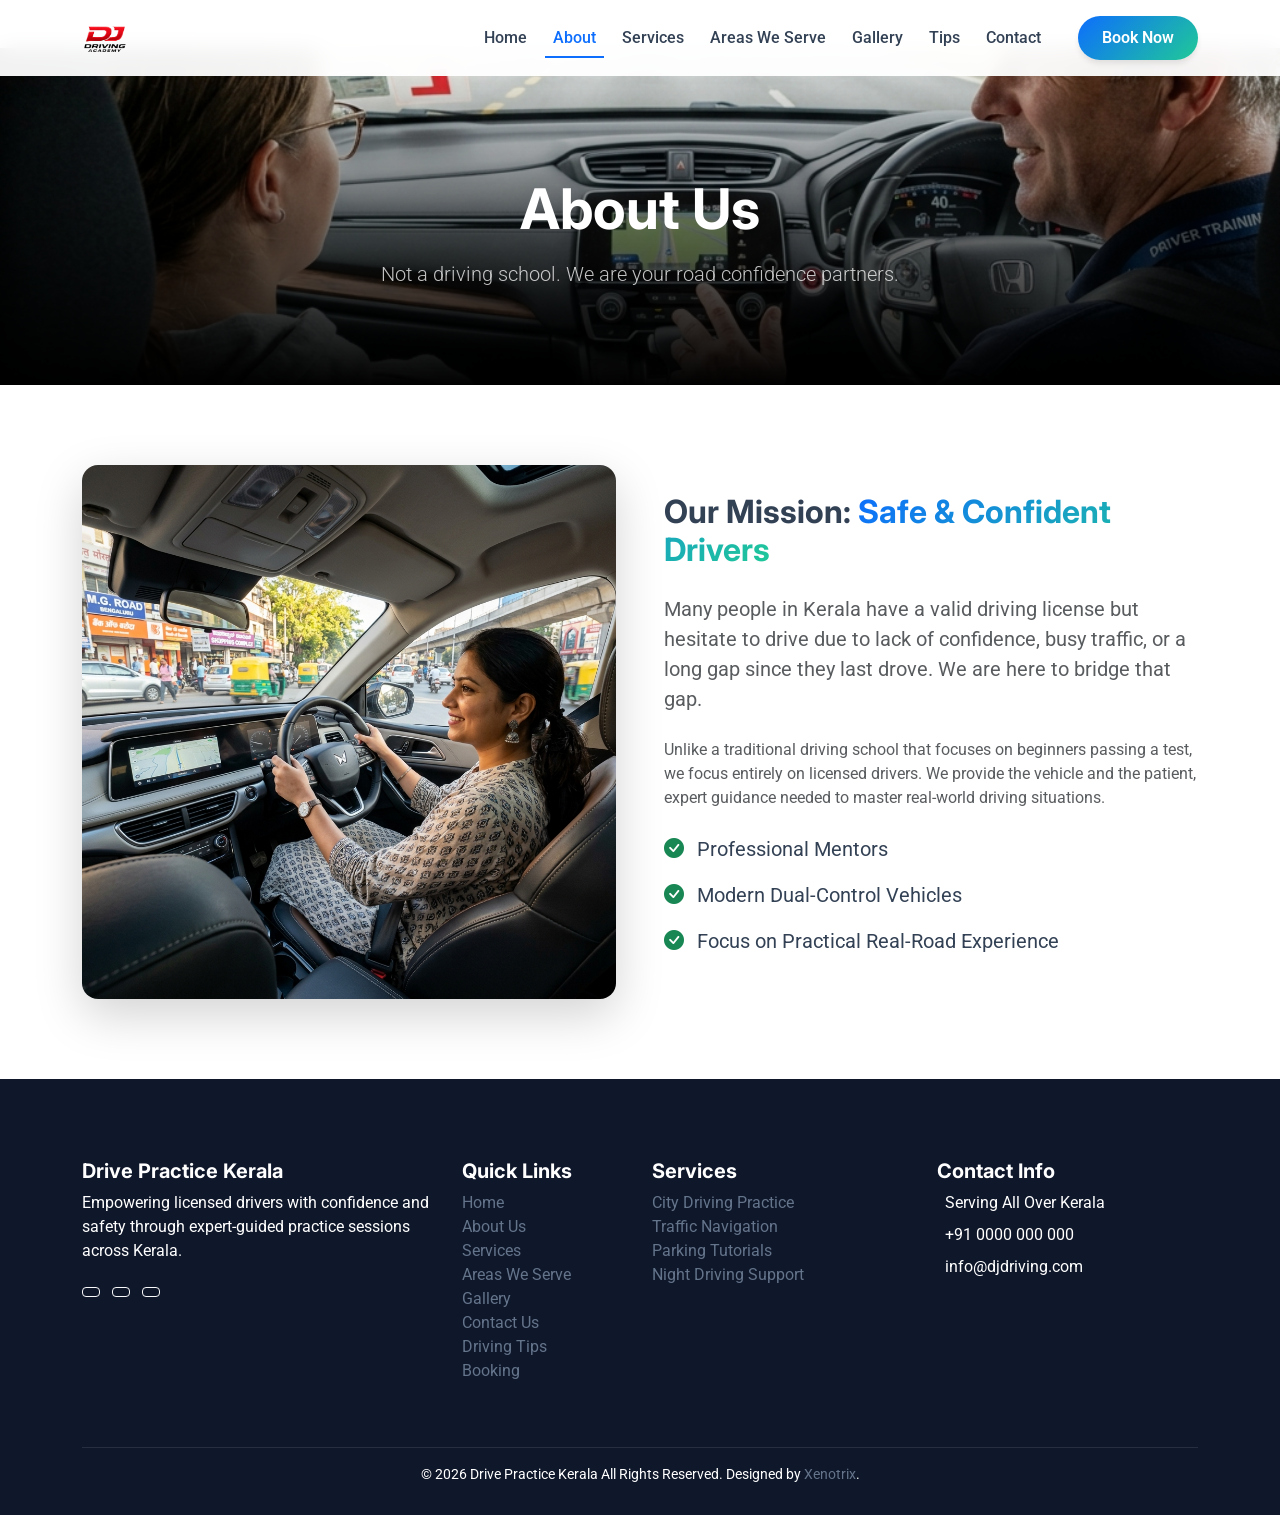
<file: about.html>
<!DOCTYPE html>
<html lang="en">
<head>
    <meta charset="UTF-8">
    <meta name="viewport" content="width=device-width, initial-scale=1.0">
    <title>About Us | DrivePractice Kerala</title>
    
    <link rel="preconnect" href="https://fonts.googleapis.com">
    <link rel="preconnect" href="https://fonts.gstatic.com" crossorigin>
    <link href="https://fonts.googleapis.com/css2?family=Inter:wght@300;400;500;600;700;800&family=Roboto:wght@300;400;500;700&display=swap" rel="stylesheet">
    <link href="https://cdn.jsdelivr.net/npm/bootstrap@5.3.0/dist/css/bootstrap.min.css" rel="stylesheet">
    <link rel="stylesheet" href="https://cdn.jsdelivr.net/npm/bootstrap-icons@1.11.1/font/bootstrap-icons.css">
    <link rel="stylesheet" href="css/style.css">
</head>
<body>

    <!-- Navbar -->
    <nav class="navbar navbar-expand-lg fixed-top py-3">
        <div class="container">
            <a class="navbar-brand d-flex align-items-center" href="index.html">
                <img src="images/logo.png" alt="logo" style="width: 45px;">
                <span class="ms-2 fw-bold text-dark"></span>
            </a>
            <button class="navbar-toggler" type="button" data-bs-toggle="collapse" data-bs-target="#navbarNav">
                <span class="navbar-toggler-icon"></span>
            </button>
            <div class="collapse navbar-collapse" id="navbarNav">
                <ul class="navbar-nav ms-auto mb-2 mb-lg-0">
                    <li class="nav-item"><a class="nav-link" href="index.html">Home</a></li>
                    <li class="nav-item"><a class="nav-link active" href="about.html">About</a></li>
                    <li class="nav-item"><a class="nav-link" href="services.html">Services</a></li>
                    <li class="nav-item"><a class="nav-link" href="areas.html">Areas We Serve</a></li>
                    <li class="nav-item"><a class="nav-link" href="gallery.html">Gallery</a></li>
                    <li class="nav-item"><a class="nav-link" href="blog.html">Tips</a></li>
                    <li class="nav-item"><a class="nav-link" href="contact.html">Contact</a></li>
                </ul>
                <div class="d-flex ms-lg-4">
                    <a href="booking.html" class="btn btn-primary-custom px-4">Book Now</a>
                </div>
            </div>
        </div>
    </nav>

    <!-- Page Header -->
    <section class="section-padding text-white mt-5 headbanner">
        <div class="container text-center pt-5 reveal">
            <h1 class="fw-bolder display-4 mb-3">About Us</h1>
            <p class="lead opacity-75">Not a driving school. We are your road confidence partners.</p>
        </div>
    </section>

    <!-- About Content -->
    <section class="section-padding bg-white">
        <div class="container">
            <div class="row align-items-center g-5">
                <div class="col-lg-6 reveal">
                    <img src="images/practice-session.png" alt="Driving Practice Session" class="img-fluid rounded-4 shadow-lg">
                </div>
                <div class="col-lg-6 reveal">
                    <h2 class="fw-bold mb-4">Our Mission: <span class="text-gradient">Safe & Confident Drivers</span></h2>
                    <p class="text-muted fs-5 mb-4">Many people in Kerala have a valid driving license but hesitate to drive due to lack of confidence, busy traffic, or a long gap since they last drove. We are here to bridge that gap.</p>
                    <p class="text-muted">Unlike a traditional driving school that focuses on beginners passing a test, we focus entirely on licensed drivers. We provide the vehicle and the patient, expert guidance needed to master real-world driving situations.</p>
                    
                    <ul class="list-unstyled mt-4">
                        <li class="mb-3 fs-5"><i class="bi bi-check-circle-fill text-success me-2"></i> Professional Mentors</li>
                        <li class="mb-3 fs-5"><i class="bi bi-check-circle-fill text-success me-2"></i> Modern Dual-Control Vehicles</li>
                        <li class="mb-3 fs-5"><i class="bi bi-check-circle-fill text-success me-2"></i> Focus on Practical Real-Road Experience</li>
                    </ul>
                </div>
            </div>
        </div>
    </section>

    <!-- Footer -->
    <footer class="footer">
        <div class="container">
            <div class="row">
                <div class="col-lg-4 mb-4">
                    <h5>Drive Practice Kerala</h5>
                    <p>Empowering licensed drivers with confidence and safety through expert-guided practice sessions across Kerala.</p>
                    <div class="social-links mt-3">
                        <a href="#" class="btn btn-outline-light btn-sm me-2"><i class="fab fa-facebook-f"></i></a>
                        <a href="#" class="btn btn-outline-light btn-sm me-2"><i class="fab fa-instagram"></i></a>
                        <a href="#" class="btn btn-outline-light btn-sm"><i class="fab fa-whatsapp"></i></a>
                    </div>
                </div>
                <div class="col-lg-2 col-md-4 mb-4">
                    <h5>Quick Links</h5>
                    <ul class="list-unstyled footer-links">
                        <li><a href="index.html">Home</a></li>
                        <li><a href="about.html">About Us</a></li>
                        <li><a href="services.html">Services</a></li>
                        <li><a href="areas.html">Areas We Serve</a></li>
                        <li><a href="gallery.html">Gallery</a></li>
                        <li><a href="contact.html">Contact Us</a></li>
                        <li><a href="Blog.html">Driving Tips</a></li>
                        <li><a href="booking.html">Booking</a></li>
                    </ul>
                </div>
                <div class="col-lg-3 col-md-4 mb-4">
                    <h5>Services</h5>
                    <ul class="list-unstyled footer-links">
                        <li><a href="#">City Driving Practice</a></li>
                        <li><a href="#">Traffic Navigation</a></li>
                        <li><a href="#">Parking Tutorials</a></li>
                        <li><a href="#">Night Driving Support</a></li>
                    </ul>
                </div>
                <div class="col-lg-3 col-md-4 mb-4">
                    <h5>Contact Info</h5>
                    <ul class="list-unstyled">
                        <li class="mb-2"><i class="fas fa-map-marker-alt me-2 text-primary"></i> Serving All Over Kerala</li>
                        <li class="mb-2"><i class="fas fa-phone-alt me-2 text-primary"></i> +91 0000 000 000</li>
                        <li class="mb-2"><i class="fas fa-envelope me-2 text-primary"></i> info@djdriving.com</li>
                    </ul>
                </div>
            </div>
            <hr class="border-secondary mt-4">
            <div class="text-center small">
                © 2026 Drive Practice Kerala All Rights Reserved. Designed by <a href="https://xenotrix.in" target="_blank">Xenotrix</a>.
            </div>
        </div>
    </footer>

    <!-- WhatsApp Floating Button -->
    <a href="https://wa.me/910000000000" class="whatsapp-float" target="_blank">
        <i class="fab fa-whatsapp"></i>
    </a>

    <script src="https://cdn.jsdelivr.net/npm/bootstrap@5.3.0/dist/js/bootstrap.bundle.min.js"></script>
    <script src="js/main.js"></script>
</body>
</html>
</file>
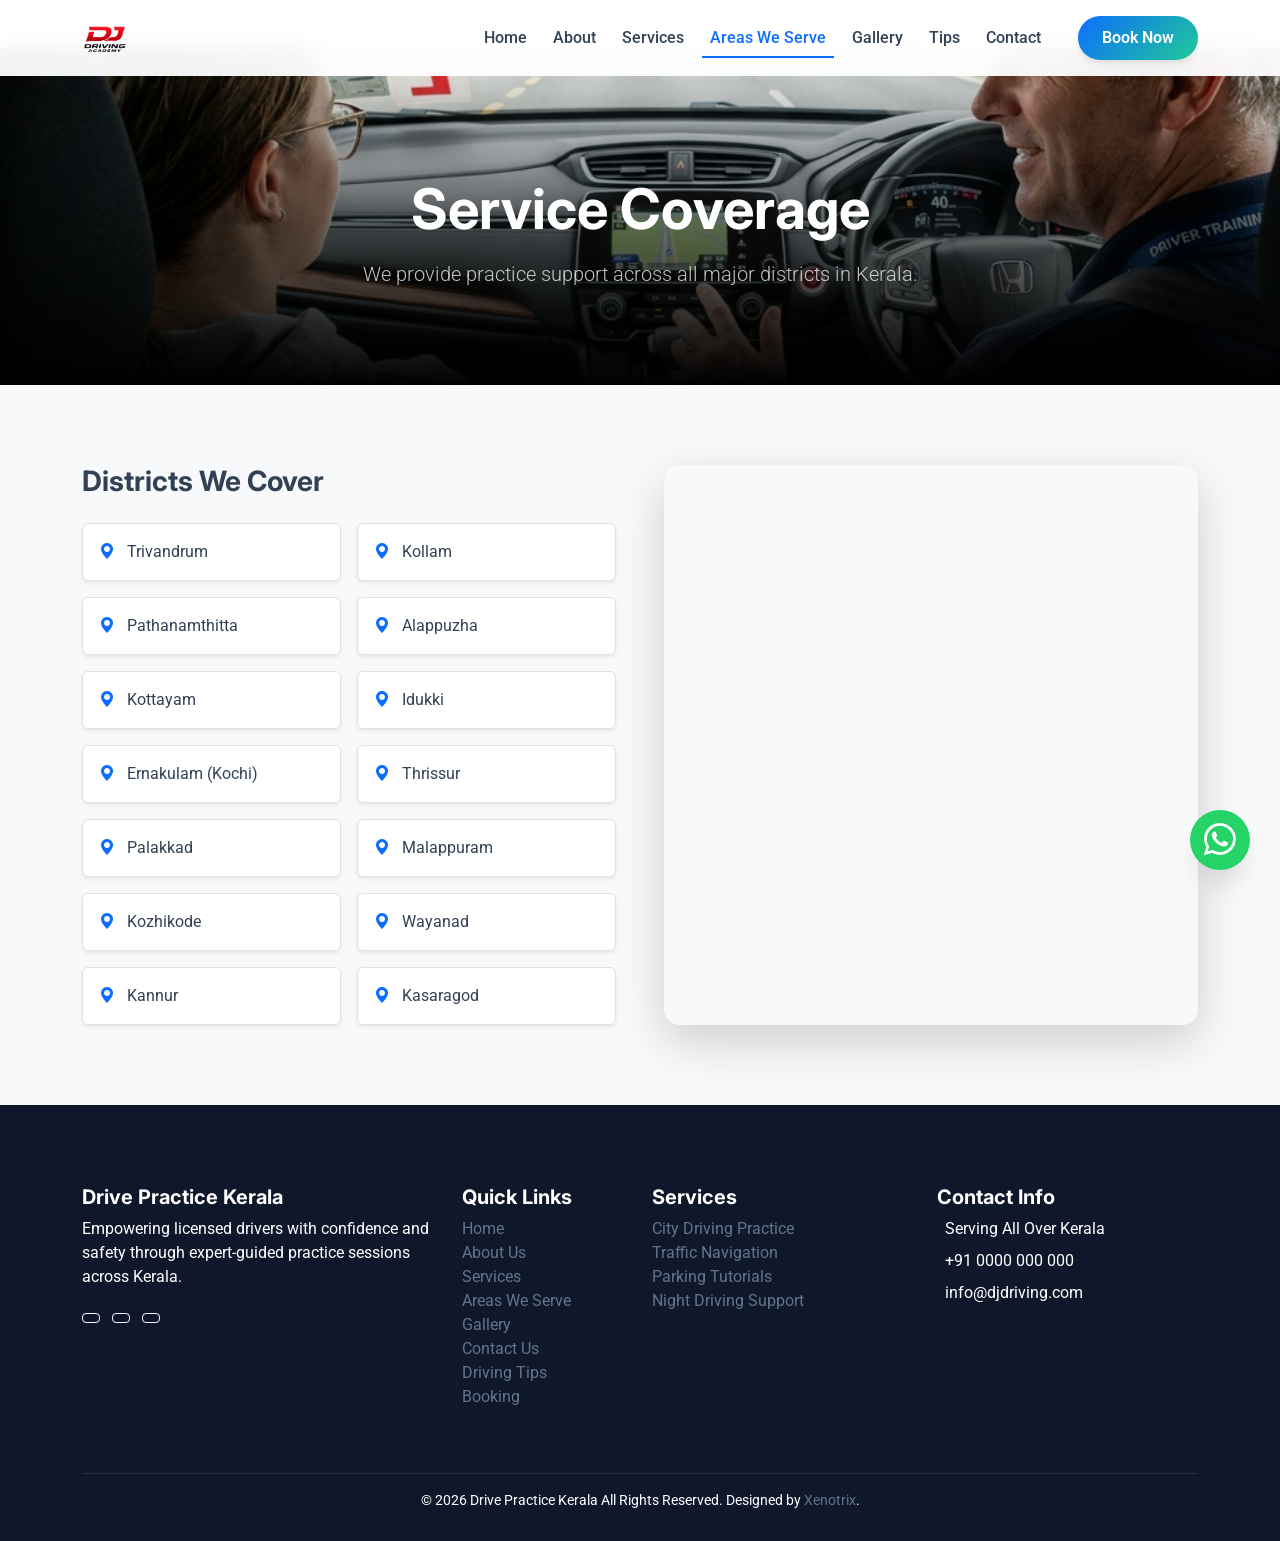
<file: areas.html>
<!DOCTYPE html>
<html lang="en">
<head>
    <meta charset="UTF-8">
    <meta name="viewport" content="width=device-width, initial-scale=1.0">
    <title>Areas We Serve | DrivePractice Kerala</title>
    <link href="https://fonts.googleapis.com/css2?family=Inter:wght@300;400;500;600;700;800&family=Roboto:wght@300;400;500;700&display=swap" rel="stylesheet">
    <link href="https://cdn.jsdelivr.net/npm/bootstrap@5.3.0/dist/css/bootstrap.min.css" rel="stylesheet">
    <link rel="stylesheet" href="https://cdn.jsdelivr.net/npm/bootstrap-icons@1.11.1/font/bootstrap-icons.css">
    <link rel="stylesheet" href="css/style.css">
</head>
<body>
    <nav class="navbar navbar-expand-lg fixed-top py-3">
        <div class="container">
            <a class="navbar-brand d-flex align-items-center" href="index.html">
                <img src="images/logo.png" alt="logo" style="width: 45px;">
                <span class="ms-2 fw-bold text-dark"></span>
            </a>
            <button class="navbar-toggler" type="button" data-bs-toggle="collapse" data-bs-target="#navbarNav">
                <span class="navbar-toggler-icon"></span>
            </button>
            <div class="collapse navbar-collapse" id="navbarNav">
                <ul class="navbar-nav ms-auto mb-2 mb-lg-0">
                    <li class="nav-item"><a class="nav-link" href="index.html">Home</a></li>
                    <li class="nav-item"><a class="nav-link" href="about.html">About</a></li>
                    <li class="nav-item"><a class="nav-link" href="services.html">Services</a></li>
                    <li class="nav-item"><a class="nav-link active" href="areas.html">Areas We Serve</a></li>
                    <li class="nav-item"><a class="nav-link" href="gallery.html">Gallery</a></li>
                    <li class="nav-item"><a class="nav-link" href="blog.html">Tips</a></li>
                    <li class="nav-item"><a class="nav-link" href="contact.html">Contact</a></li>
                </ul>
                <div class="d-flex ms-lg-4">
                    <a href="booking.html" class="btn btn-primary-custom px-4">Book Now</a>
                </div>
            </div>
        </div>
    </nav>

    <section class="section-padding bg-gradient-custom text-white mt-5 headbanner">
        <div class="container text-center pt-5 reveal">
            <h1 class="fw-bolder display-4 mb-3">Service Coverage</h1>
            <p class="lead opacity-75">We provide practice support across all major districts in Kerala.</p>
        </div>
    </section>

    <section class="section-padding bg-light">
        <div class="container">
            <div class="row g-5">
                <div class="col-lg-6 reveal">
                    <h3 class="fw-bold mb-4">Districts We Cover</h3>
                    <div class="row g-3">
                        <div class="col-sm-6">
                            <div class="p-3 bg-white border rounded shadow-sm"><i class="bi bi-geo-alt-fill text-primary me-2"></i> Trivandrum</div>
                        </div>
                        <div class="col-sm-6">
                            <div class="p-3 bg-white border rounded shadow-sm"><i class="bi bi-geo-alt-fill text-primary me-2"></i> Kollam</div>
                        </div>
                        <div class="col-sm-6">
                            <div class="p-3 bg-white border rounded shadow-sm"><i class="bi bi-geo-alt-fill text-primary me-2"></i> Pathanamthitta</div>
                        </div>
                        <div class="col-sm-6">
                            <div class="p-3 bg-white border rounded shadow-sm"><i class="bi bi-geo-alt-fill text-primary me-2"></i> Alappuzha</div>
                        </div>
                        <div class="col-sm-6">
                            <div class="p-3 bg-white border rounded shadow-sm"><i class="bi bi-geo-alt-fill text-primary me-2"></i> Kottayam</div>
                        </div>
                        <div class="col-sm-6">
                            <div class="p-3 bg-white border rounded shadow-sm"><i class="bi bi-geo-alt-fill text-primary me-2"></i> Idukki</div>
                        </div>
                        <div class="col-sm-6">
                            <div class="p-3 bg-white border rounded shadow-sm"><i class="bi bi-geo-alt-fill text-primary me-2"></i> Ernakulam (Kochi)</div>
                        </div>
                        <div class="col-sm-6">
                            <div class="p-3 bg-white border rounded shadow-sm"><i class="bi bi-geo-alt-fill text-primary me-2"></i> Thrissur</div>
                        </div>
                        <div class="col-sm-6">
                            <div class="p-3 bg-white border rounded shadow-sm"><i class="bi bi-geo-alt-fill text-primary me-2"></i> Palakkad</div>
                        </div>
                        <div class="col-sm-6">
                            <div class="p-3 bg-white border rounded shadow-sm"><i class="bi bi-geo-alt-fill text-primary me-2"></i> Malappuram</div>
                        </div>
                        <div class="col-sm-6">
                            <div class="p-3 bg-white border rounded shadow-sm"><i class="bi bi-geo-alt-fill text-primary me-2"></i> Kozhikode</div>
                        </div>
                        <div class="col-sm-6">
                            <div class="p-3 bg-white border rounded shadow-sm"><i class="bi bi-geo-alt-fill text-primary me-2"></i> Wayanad</div>
                        </div>
                        <div class="col-sm-6">
                            <div class="p-3 bg-white border rounded shadow-sm"><i class="bi bi-geo-alt-fill text-primary me-2"></i> Kannur</div>
                        </div>
                        <div class="col-sm-6">
                            <div class="p-3 bg-white border rounded shadow-sm"><i class="bi bi-geo-alt-fill text-primary me-2"></i> Kasaragod</div>
                        </div>
                    </div>
                </div>
                <div class="col-lg-6 reveal">
                    <!-- Google Map Embed (Kerala Centered) -->
                    <div class="rounded-4 overflow-hidden shadow-lg h-100 min-vh-50">
                        <iframe src="https://www.google.com/maps/embed?pb=!1m18!1m12!1m3!1d4016625.568461759!2d74.33128956976643!3d10.540118501258652!2m3!1f0!2f0!3f0!3m2!1i1024!2i768!4f13.1!3m3!1m2!1s0x3b0812ffd49cf55b%3A0x64bd90fbed387c99!2sKerala!5e0!3m2!1sen!2sin!4v1700000000000!5m2!1sen!2sin" width="100%" height="100%" style="border:0; min-height: 500px;" allowfullscreen="" loading="lazy" referrerpolicy="no-referrer-when-downgrade"></iframe>
                    </div>
                </div>
            </div>
        </div>
    </section>

    <!-- Footer -->
    <footer class="footer">
        <div class="container">
            <div class="row">
                <div class="col-lg-4 mb-4">
                    <h5>Drive Practice Kerala</h5>
                    <p>Empowering licensed drivers with confidence and safety through expert-guided practice sessions across Kerala.</p>
                    <div class="social-links mt-3">
                        <a href="#" class="btn btn-outline-light btn-sm me-2"><i class="fab fa-facebook-f"></i></a>
                        <a href="#" class="btn btn-outline-light btn-sm me-2"><i class="fab fa-instagram"></i></a>
                        <a href="#" class="btn btn-outline-light btn-sm"><i class="fab fa-whatsapp"></i></a>
                    </div>
                </div>
                <div class="col-lg-2 col-md-4 mb-4">
                    <h5>Quick Links</h5>
                    <ul class="list-unstyled footer-links">
                        <li><a href="index.html">Home</a></li>
                        <li><a href="about.html">About Us</a></li>
                        <li><a href="services.html">Services</a></li>
                        <li><a href="areas.html">Areas We Serve</a></li>
                        <li><a href="gallery.html">Gallery</a></li>
                        <li><a href="contact.html">Contact Us</a></li>
                        <li><a href="Blog.html">Driving Tips</a></li>
                        <li><a href="booking.html">Booking</a></li>
                    </ul>
                </div>
                <div class="col-lg-3 col-md-4 mb-4">
                    <h5>Services</h5>
                    <ul class="list-unstyled footer-links">
                        <li><a href="#">City Driving Practice</a></li>
                        <li><a href="#">Traffic Navigation</a></li>
                        <li><a href="#">Parking Tutorials</a></li>
                        <li><a href="#">Night Driving Support</a></li>
                    </ul>
                </div>
                <div class="col-lg-3 col-md-4 mb-4">
                    <h5>Contact Info</h5>
                    <ul class="list-unstyled">
                        <li class="mb-2"><i class="fas fa-map-marker-alt me-2 text-primary"></i> Serving All Over Kerala</li>
                        <li class="mb-2"><i class="fas fa-phone-alt me-2 text-primary"></i> +91 0000 000 000</li>
                        <li class="mb-2"><i class="fas fa-envelope me-2 text-primary"></i> info@djdriving.com</li>
                    </ul>
                </div>
            </div>
            <hr class="border-secondary mt-4">
            <div class="text-center small">
                © 2026 Drive Practice Kerala All Rights Reserved. Designed by <a href="https://xenotrix.in" target="_blank">Xenotrix</a>.
            </div>
        </div>
    </footer>

    <!-- Floating WhatsApp Button -->
    <a href="https://wa.me/910000000000" class="floating-wa" target="_blank" aria-label="Chat on WhatsApp">
        <i class="bi bi-whatsapp"></i>
    </a>
    <script src="https://cdn.jsdelivr.net/npm/bootstrap@5.3.0/dist/js/bootstrap.bundle.min.js"></script>
    <script src="js/main.js"></script>
</body>
</html>
</file>
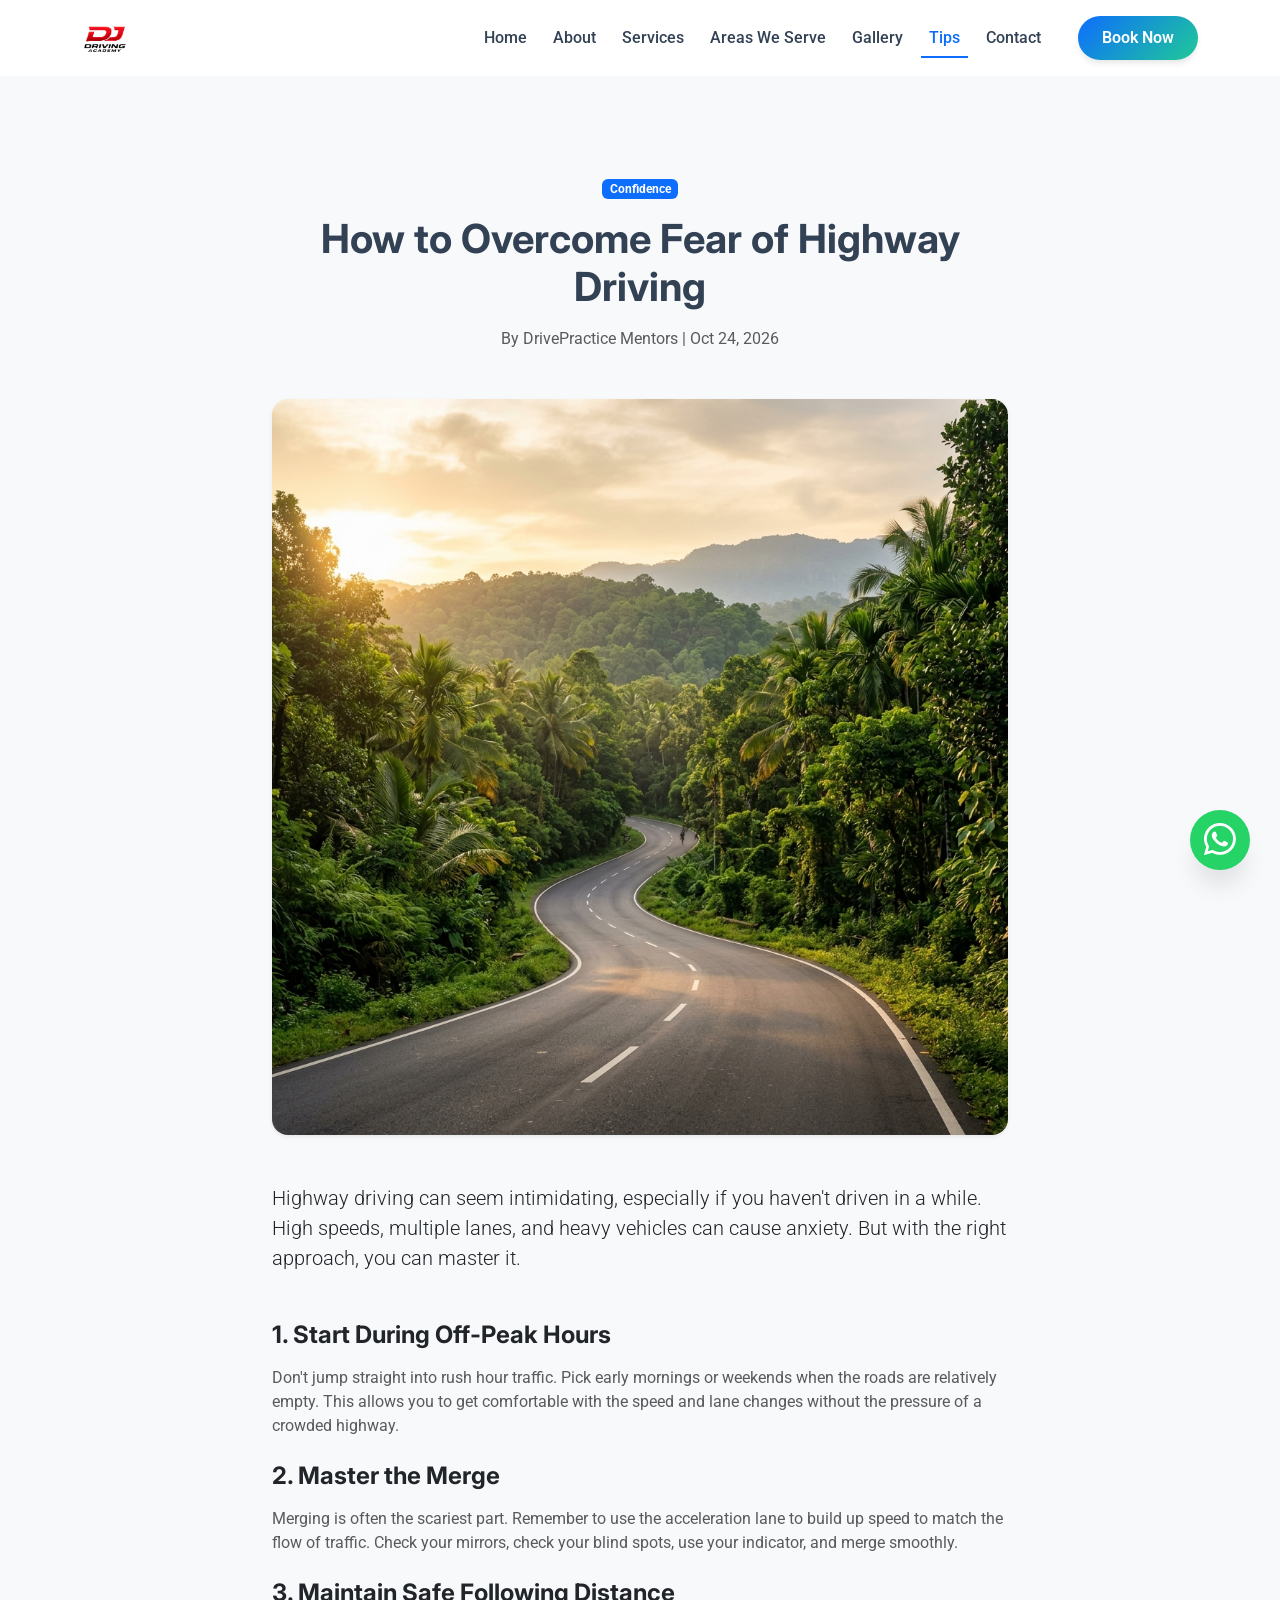
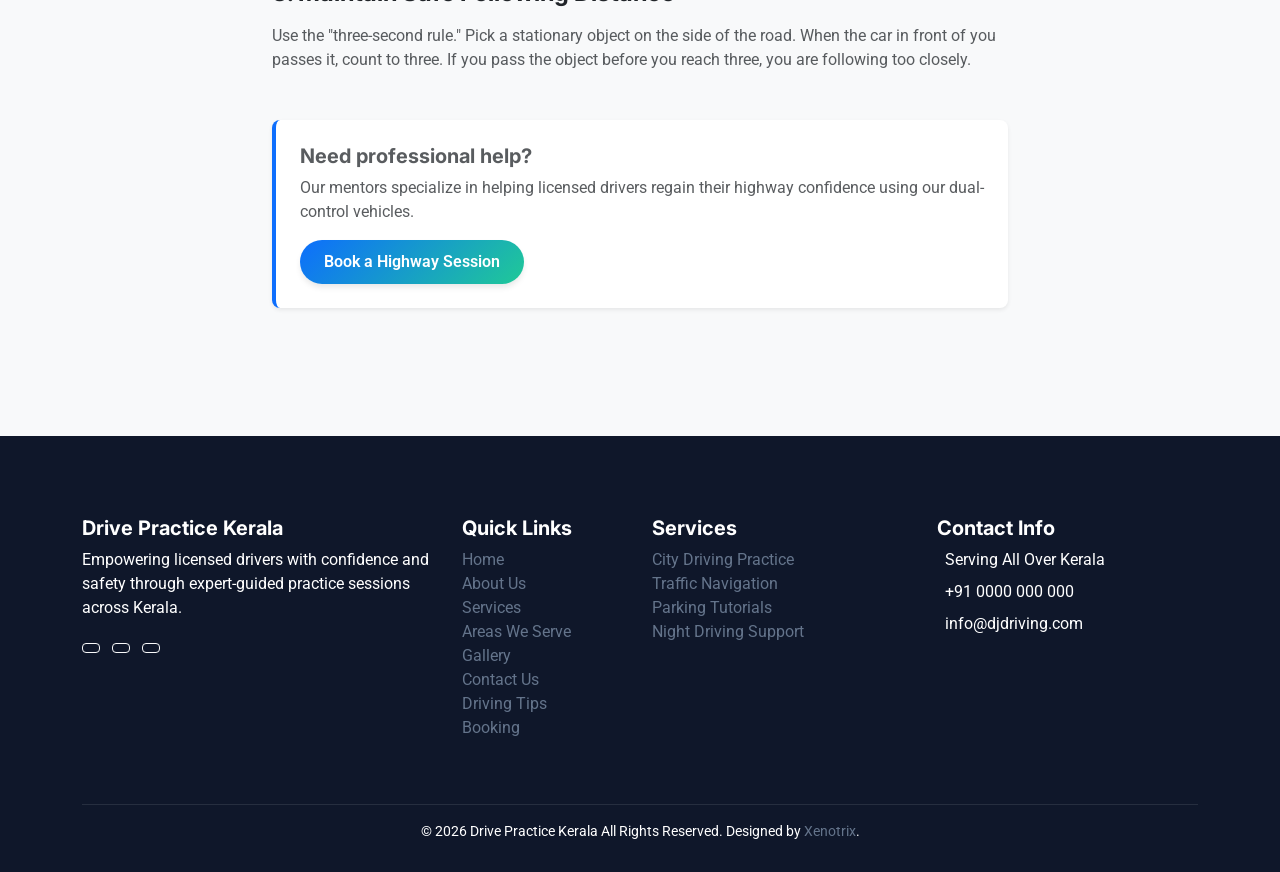
<file: blog-single.html>
<!DOCTYPE html>
<html lang="en">
<head>
    <meta charset="UTF-8">
    <meta name="viewport" content="width=device-width, initial-scale=1.0">
    <title>How to Overcome Fear of Highway Driving | DrivePractice Kerala</title>
    <link href="https://fonts.googleapis.com/css2?family=Inter:wght@300;400;500;600;700;800&family=Roboto:wght@300;400;500;700&display=swap" rel="stylesheet">
    <link href="https://cdn.jsdelivr.net/npm/bootstrap@5.3.0/dist/css/bootstrap.min.css" rel="stylesheet">
    <link rel="stylesheet" href="https://cdn.jsdelivr.net/npm/bootstrap-icons@1.11.1/font/bootstrap-icons.css">
    <link rel="stylesheet" href="css/style.css">
</head>
<body>
    <nav class="navbar navbar-expand-lg fixed-top py-3">
        <div class="container">
            <a class="navbar-brand d-flex align-items-center" href="index.html">
                <img src="images/logo.png" alt="logo" style="width: 45px;">
                <span class="ms-2 fw-bold text-dark"></span>
            </a>
            <button class="navbar-toggler" type="button" data-bs-toggle="collapse" data-bs-target="#navbarNav">
                <span class="navbar-toggler-icon"></span>
            </button>
            <div class="collapse navbar-collapse" id="navbarNav">
                <ul class="navbar-nav ms-auto mb-2 mb-lg-0">
                    <li class="nav-item"><a class="nav-link" href="index.html">Home</a></li>
                    <li class="nav-item"><a class="nav-link" href="about.html">About</a></li>
                    <li class="nav-item"><a class="nav-link" href="services.html">Services</a></li>
                    <li class="nav-item"><a class="nav-link" href="areas.html">Areas We Serve</a></li>
                    <li class="nav-item"><a class="nav-link" href="gallery.html">Gallery</a></li>
                    <li class="nav-item"><a class="nav-link active" href="blog.html">Tips</a></li>
                    <li class="nav-item"><a class="nav-link" href="contact.html">Contact</a></li>
                </ul>
                <div class="d-flex ms-lg-4">
                    <a href="booking.html" class="btn btn-primary-custom px-4">Book Now</a>
                </div>
            </div>
        </div>
    </nav>

    <section class="section-padding bg-light mt-5">
        <div class="container pt-5">
            <div class="row justify-content-center">
                <div class="col-lg-8">
                    <div class="text-center mb-5 reveal">
                        <span class="badge bg-primary mb-3">Confidence</span>
                        <h1 class="fw-bolder mb-3">How to Overcome Fear of Highway Driving</h1>
                        <p class="text-muted">By DrivePractice Mentors | Oct 24, 2026</p>
                    </div>
                    <img src="images/hero-bg.png" class="img-fluid rounded-4 shadow-sm mb-5 w-100 reveal" alt="Highway Driving">
                    
                    <div class="blog-content text-muted reveal">
                        <p class="lead text-dark">Highway driving can seem intimidating, especially if you haven't driven in a while. High speeds, multiple lanes, and heavy vehicles can cause anxiety. But with the right approach, you can master it.</p>
                        
                        <h4 class="text-dark fw-bold mt-5 mb-3">1. Start During Off-Peak Hours</h4>
                        <p>Don't jump straight into rush hour traffic. Pick early mornings or weekends when the roads are relatively empty. This allows you to get comfortable with the speed and lane changes without the pressure of a crowded highway.</p>

                        <h4 class="text-dark fw-bold mt-4 mb-3">2. Master the Merge</h4>
                        <p>Merging is often the scariest part. Remember to use the acceleration lane to build up speed to match the flow of traffic. Check your mirrors, check your blind spots, use your indicator, and merge smoothly.</p>

                        <h4 class="text-dark fw-bold mt-4 mb-3">3. Maintain Safe Following Distance</h4>
                        <p>Use the "three-second rule." Pick a stationary object on the side of the road. When the car in front of you passes it, count to three. If you pass the object before you reach three, you are following too closely.</p>

                        <div class="bg-white p-4 rounded-3 border-start border-primary border-4 my-5 shadow-sm">
                            <h5 class="fw-bold">Need professional help?</h5>
                            <p class="mb-0">Our mentors specialize in helping licensed drivers regain their highway confidence using our dual-control vehicles.</p>
                            <a href="booking.html" class="btn btn-primary-custom mt-3 px-4">Book a Highway Session</a>
                        </div>
                    </div>
                </div>
            </div>
        </div>
    </section>

    <!-- Footer -->
    <footer class="footer">
        <div class="container">
            <div class="row">
                <div class="col-lg-4 mb-4">
                    <h5>Drive Practice Kerala</h5>
                    <p>Empowering licensed drivers with confidence and safety through expert-guided practice sessions across Kerala.</p>
                    <div class="social-links mt-3">
                        <a href="#" class="btn btn-outline-light btn-sm me-2"><i class="fab fa-facebook-f"></i></a>
                        <a href="#" class="btn btn-outline-light btn-sm me-2"><i class="fab fa-instagram"></i></a>
                        <a href="#" class="btn btn-outline-light btn-sm"><i class="fab fa-whatsapp"></i></a>
                    </div>
                </div>
                <div class="col-lg-2 col-md-4 mb-4">
                    <h5>Quick Links</h5>
                    <ul class="list-unstyled footer-links">
                        <li><a href="index.html">Home</a></li>
                        <li><a href="about.html">About Us</a></li>
                        <li><a href="services.html">Services</a></li>
                        <li><a href="areas.html">Areas We Serve</a></li>
                        <li><a href="gallery.html">Gallery</a></li>
                        <li><a href="contact.html">Contact Us</a></li>
                        <li><a href="Blog.html">Driving Tips</a></li>
                        <li><a href="booking.html">Booking</a></li>
                    </ul>
                </div>
                <div class="col-lg-3 col-md-4 mb-4">
                    <h5>Services</h5>
                    <ul class="list-unstyled footer-links">
                        <li><a href="#">City Driving Practice</a></li>
                        <li><a href="#">Traffic Navigation</a></li>
                        <li><a href="#">Parking Tutorials</a></li>
                        <li><a href="#">Night Driving Support</a></li>
                    </ul>
                </div>
                <div class="col-lg-3 col-md-4 mb-4">
                    <h5>Contact Info</h5>
                    <ul class="list-unstyled">
                        <li class="mb-2"><i class="fas fa-map-marker-alt me-2 text-primary"></i> Serving All Over Kerala</li>
                        <li class="mb-2"><i class="fas fa-phone-alt me-2 text-primary"></i> +91 0000 000 000</li>
                        <li class="mb-2"><i class="fas fa-envelope me-2 text-primary"></i> info@djdriving.com</li>
                    </ul>
                </div>
            </div>
            <hr class="border-secondary mt-4">
            <div class="text-center small">
                © 2026 Drive Practice Kerala All Rights Reserved. Designed by <a href="https://xenotrix.in" target="_blank">Xenotrix</a>.
            </div>
        </div>
    </footer>

    <!-- Floating WhatsApp Button -->
    <a href="https://wa.me/910000000000" class="floating-wa" target="_blank" aria-label="Chat on WhatsApp">
        <i class="bi bi-whatsapp"></i>
    </a>
    <script src="https://cdn.jsdelivr.net/npm/bootstrap@5.3.0/dist/js/bootstrap.bundle.min.js"></script>
    <script src="js/main.js"></script>
</body>
</html>
</file>
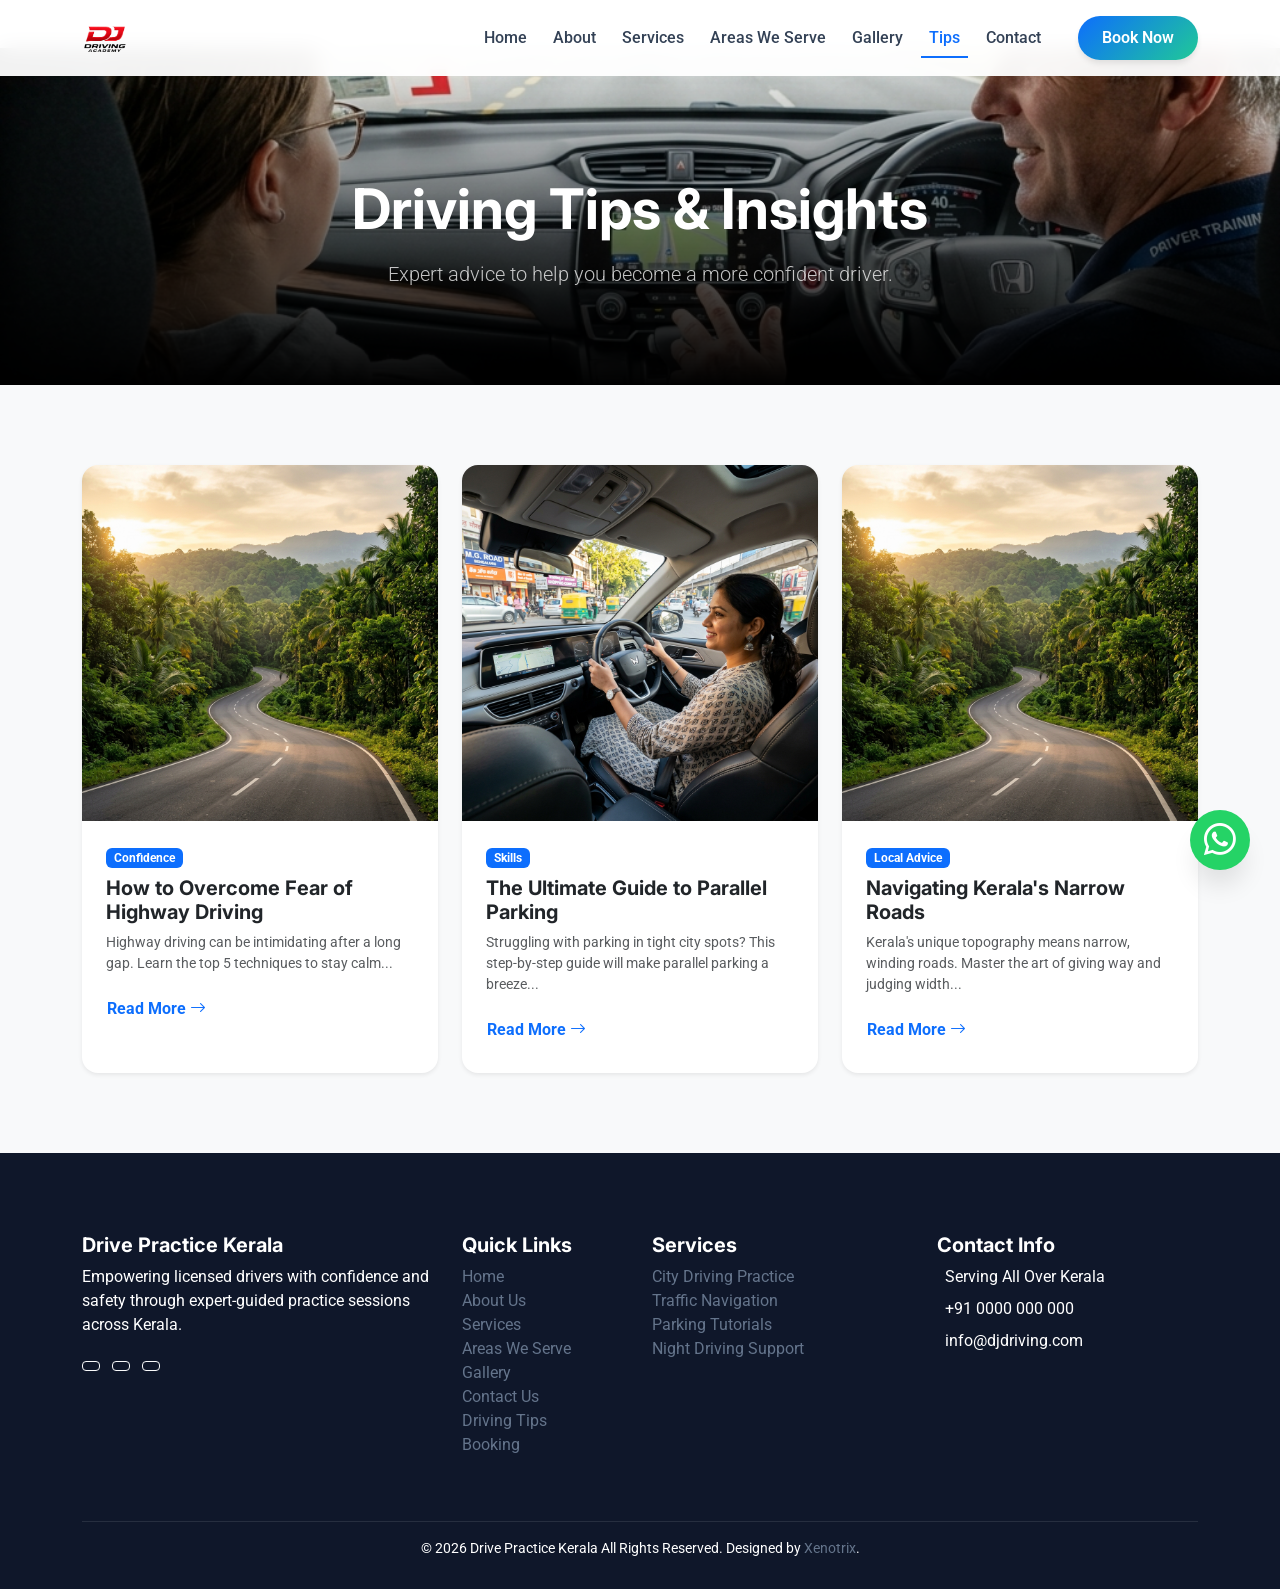
<file: blog.html>
<!DOCTYPE html>
<html lang="en">
<head>
    <meta charset="UTF-8">
    <meta name="viewport" content="width=device-width, initial-scale=1.0">
    <title>Driving Tips & Blog | DrivePractice Kerala</title>
    <link href="https://fonts.googleapis.com/css2?family=Inter:wght@300;400;500;600;700;800&family=Roboto:wght@300;400;500;700&display=swap" rel="stylesheet">
    <link href="https://cdn.jsdelivr.net/npm/bootstrap@5.3.0/dist/css/bootstrap.min.css" rel="stylesheet">
    <link rel="stylesheet" href="https://cdn.jsdelivr.net/npm/bootstrap-icons@1.11.1/font/bootstrap-icons.css">
    <link rel="stylesheet" href="css/style.css">
</head>
<body>
    <nav class="navbar navbar-expand-lg fixed-top py-3">
        <div class="container">
            <a class="navbar-brand d-flex align-items-center" href="index.html">
                <img src="images/logo.png" alt="logo" style="width: 45px;">
                <span class="ms-2 fw-bold text-dark"></span>
            </a>
            <button class="navbar-toggler" type="button" data-bs-toggle="collapse" data-bs-target="#navbarNav">
                <span class="navbar-toggler-icon"></span>
            </button>
            <div class="collapse navbar-collapse" id="navbarNav">
                <ul class="navbar-nav ms-auto mb-2 mb-lg-0">
                    <li class="nav-item"><a class="nav-link" href="index.html">Home</a></li>
                    <li class="nav-item"><a class="nav-link" href="about.html">About</a></li>
                    <li class="nav-item"><a class="nav-link" href="services.html">Services</a></li>
                    <li class="nav-item"><a class="nav-link" href="areas.html">Areas We Serve</a></li>
                    <li class="nav-item"><a class="nav-link" href="gallery.html">Gallery</a></li>
                    <li class="nav-item"><a class="nav-link active" href="blog.html">Tips</a></li>
                    <li class="nav-item"><a class="nav-link" href="contact.html">Contact</a></li>
                </ul>
                <div class="d-flex ms-lg-4">
                    <a href="booking.html" class="btn btn-primary-custom px-4">Book Now</a>
                </div>
            </div>
        </div>
    </nav>

    <section class="section-padding bg-gradient-custom text-white mt-5 headbanner">
        <div class="container text-center pt-5 reveal">
            <h1 class="fw-bolder display-4 mb-3">Driving Tips & Insights</h1>
            <p class="lead opacity-75">Expert advice to help you become a more confident driver.</p>
        </div>
    </section>

    <section class="section-padding bg-light">
        <div class="container">
            <div class="row g-4">
                <div class="col-md-4 reveal">
                    <div class="card h-100 border-0 shadow-sm rounded-4 overflow-hidden">
                        <img src="images/hero-bg.png" class="card-img-top" alt="Tips for new drivers">
                        <div class="card-body p-4">
                            <span class="badge bg-primary mb-2">Confidence</span>
                            <h5 class="card-title fw-bold"><a href="blog-single.html" class="text-dark text-decoration-none">How to Overcome Fear of Highway Driving</a></h5>
                            <p class="card-text text-muted small">Highway driving can be intimidating after a long gap. Learn the top 5 techniques to stay calm...</p>
                            <a href="blog-single.html" class="btn btn-link px-0 text-primary fw-bold text-decoration-none">Read More <i class="bi bi-arrow-right"></i></a>
                        </div>
                    </div>
                </div>
                <div class="col-md-4 reveal">
                    <div class="card h-100 border-0 shadow-sm rounded-4 overflow-hidden">
                        <img src="images/practice-session.png" class="card-img-top" alt="Parking">
                        <div class="card-body p-4">
                            <span class="badge bg-primary mb-2">Skills</span>
                            <h5 class="card-title fw-bold"><a href="blog-single.html" class="text-dark text-decoration-none">The Ultimate Guide to Parallel Parking</a></h5>
                            <p class="card-text text-muted small">Struggling with parking in tight city spots? This step-by-step guide will make parallel parking a breeze...</p>
                            <a href="blog-single.html" class="btn btn-link px-0 text-primary fw-bold text-decoration-none">Read More <i class="bi bi-arrow-right"></i></a>
                        </div>
                    </div>
                </div>
                <div class="col-md-4 reveal">
                    <div class="card h-100 border-0 shadow-sm rounded-4 overflow-hidden">
                        <img src="images/hero-bg.png" class="card-img-top" alt="Kerala Traffic">
                        <div class="card-body p-4">
                            <span class="badge bg-primary mb-2">Local Advice</span>
                            <h5 class="card-title fw-bold"><a href="blog-single.html" class="text-dark text-decoration-none">Navigating Kerala's Narrow Roads</a></h5>
                            <p class="card-text text-muted small">Kerala's unique topography means narrow, winding roads. Master the art of giving way and judging width...</p>
                            <a href="blog-single.html" class="btn btn-link px-0 text-primary fw-bold text-decoration-none">Read More <i class="bi bi-arrow-right"></i></a>
                        </div>
                    </div>
                </div>
            </div>
        </div>
    </section>

    <!-- Footer -->
    <footer class="footer">
        <div class="container">
            <div class="row">
                <div class="col-lg-4 mb-4">
                    <h5>Drive Practice Kerala</h5>
                    <p>Empowering licensed drivers with confidence and safety through expert-guided practice sessions across Kerala.</p>
                    <div class="social-links mt-3">
                        <a href="#" class="btn btn-outline-light btn-sm me-2"><i class="fab fa-facebook-f"></i></a>
                        <a href="#" class="btn btn-outline-light btn-sm me-2"><i class="fab fa-instagram"></i></a>
                        <a href="#" class="btn btn-outline-light btn-sm"><i class="fab fa-whatsapp"></i></a>
                    </div>
                </div>
                <div class="col-lg-2 col-md-4 mb-4">
                    <h5>Quick Links</h5>
                    <ul class="list-unstyled footer-links">
                        <li><a href="index.html">Home</a></li>
                        <li><a href="about.html">About Us</a></li>
                        <li><a href="services.html">Services</a></li>
                        <li><a href="areas.html">Areas We Serve</a></li>
                        <li><a href="gallery.html">Gallery</a></li>
                        <li><a href="contact.html">Contact Us</a></li>
                        <li><a href="Blog.html">Driving Tips</a></li>
                        <li><a href="booking.html">Booking</a></li>
                    </ul>
                </div>
                <div class="col-lg-3 col-md-4 mb-4">
                    <h5>Services</h5>
                    <ul class="list-unstyled footer-links">
                        <li><a href="#">City Driving Practice</a></li>
                        <li><a href="#">Traffic Navigation</a></li>
                        <li><a href="#">Parking Tutorials</a></li>
                        <li><a href="#">Night Driving Support</a></li>
                    </ul>
                </div>
                <div class="col-lg-3 col-md-4 mb-4">
                    <h5>Contact Info</h5>
                    <ul class="list-unstyled">
                        <li class="mb-2"><i class="fas fa-map-marker-alt me-2 text-primary"></i> Serving All Over Kerala</li>
                        <li class="mb-2"><i class="fas fa-phone-alt me-2 text-primary"></i> +91 0000 000 000</li>
                        <li class="mb-2"><i class="fas fa-envelope me-2 text-primary"></i> info@djdriving.com</li>
                    </ul>
                </div>
            </div>
            <hr class="border-secondary mt-4">
            <div class="text-center small">
                © 2026 Drive Practice Kerala All Rights Reserved. Designed by <a href="https://xenotrix.in" target="_blank">Xenotrix</a>.
            </div>
        </div>
    </footer>

    <!-- Floating WhatsApp Button -->
    <a href="https://wa.me/910000000000" class="floating-wa" target="_blank" aria-label="Chat on WhatsApp">
        <i class="bi bi-whatsapp"></i>
    </a>
    <script src="https://cdn.jsdelivr.net/npm/bootstrap@5.3.0/dist/js/bootstrap.bundle.min.js"></script>
    <script src="js/main.js"></script>
</body>
</html>
</file>
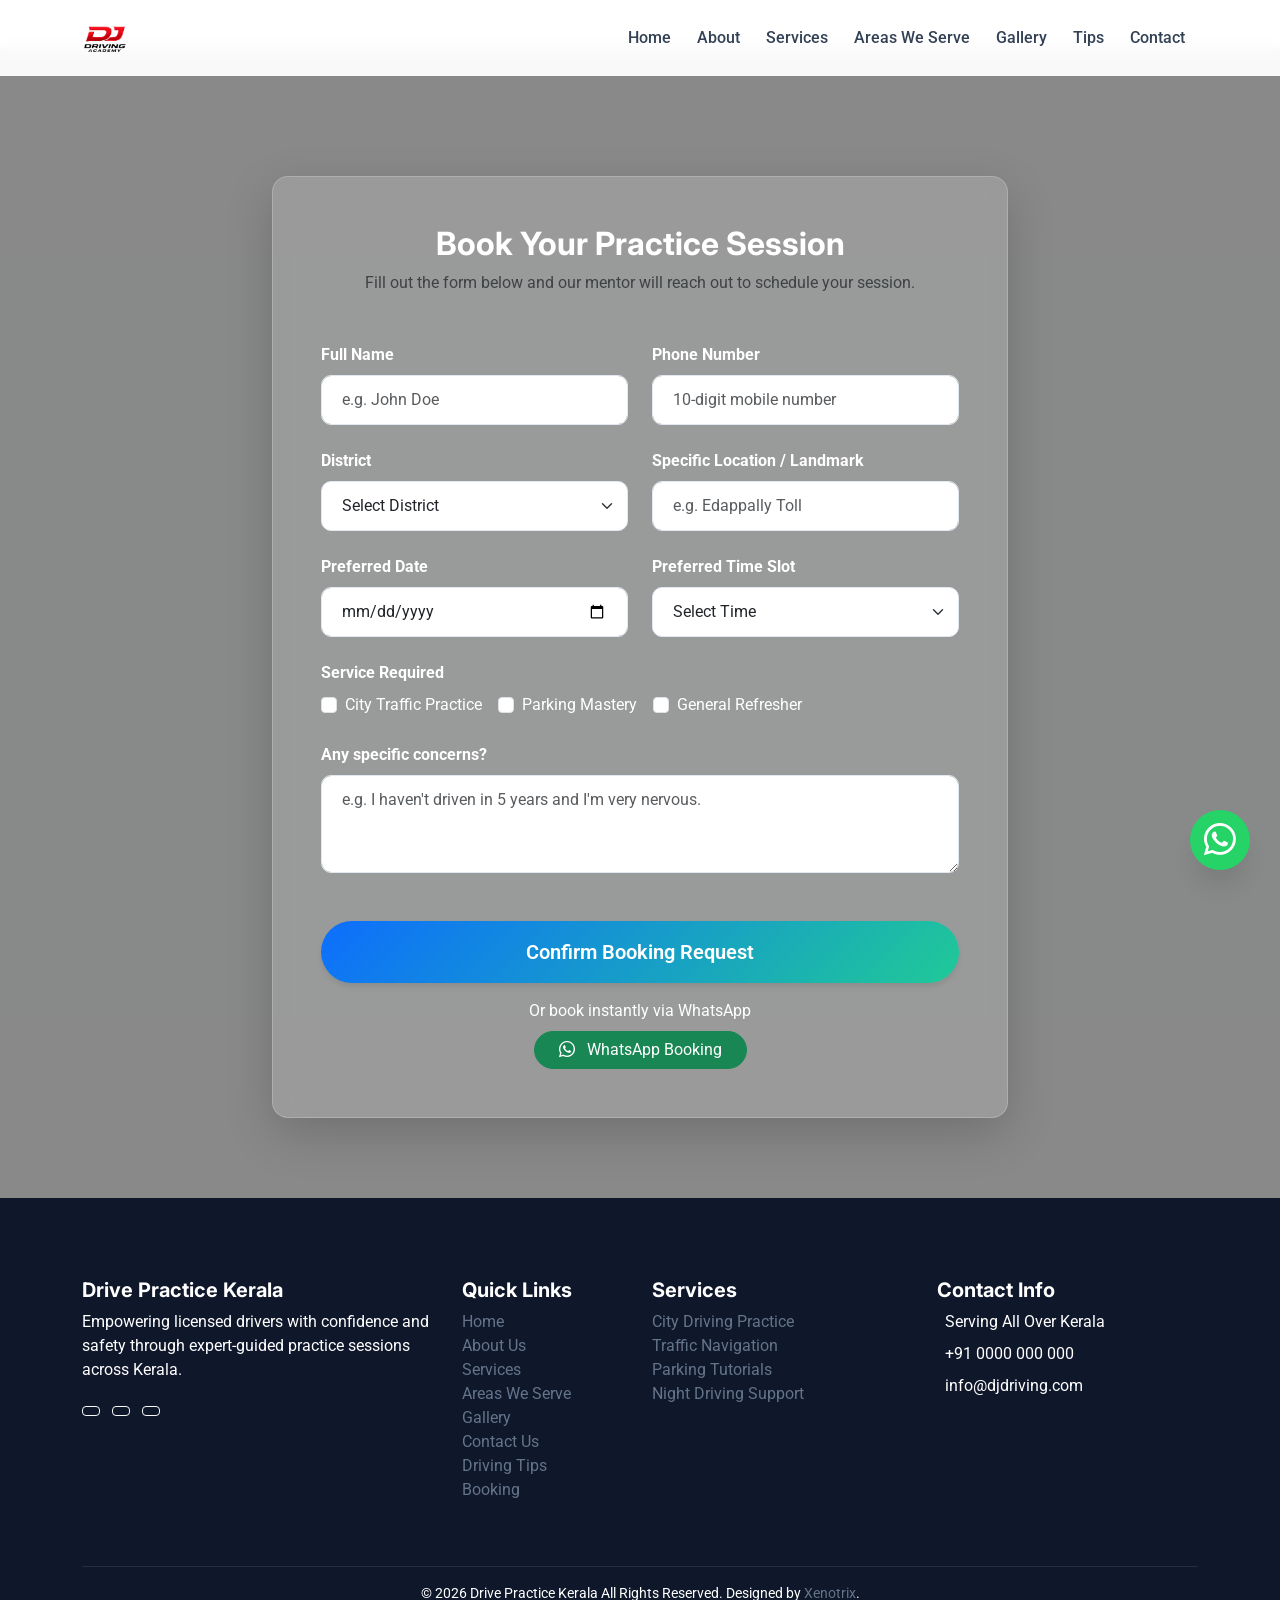
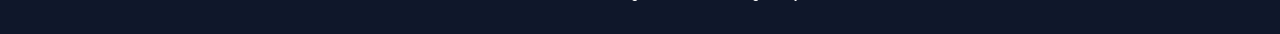
<file: booking.html>
<!DOCTYPE html>
<html lang="en">
<head>
    <meta charset="UTF-8">
    <meta name="viewport" content="width=device-width, initial-scale=1.0">
    <title>Book a Practice Session | DrivePractice Kerala</title>
    <link href="https://fonts.googleapis.com/css2?family=Inter:wght@300;400;500;600;700;800&family=Roboto:wght@300;400;500;700&display=swap" rel="stylesheet">
    <link href="https://cdn.jsdelivr.net/npm/bootstrap@5.3.0/dist/css/bootstrap.min.css" rel="stylesheet">
    <link rel="stylesheet" href="https://cdn.jsdelivr.net/npm/bootstrap-icons@1.11.1/font/bootstrap-icons.css">
    <link rel="stylesheet" href="css/style.css">
</head>
<body class="bg-light">
    <nav class="navbar navbar-expand-lg fixed-top py-3">
        <div class="container">
            <a class="navbar-brand d-flex align-items-center" href="index.html">
                <img src="images/logo.png" alt="logo" style="width: 45px;">
                <span class="ms-2 fw-bold text-dark"></span>
            </a>
            <button class="navbar-toggler" type="button" data-bs-toggle="collapse" data-bs-target="#navbarNav">
                <span class="navbar-toggler-icon"></span>
            </button>
            <div class="collapse navbar-collapse" id="navbarNav">
                <ul class="navbar-nav ms-auto mb-2 mb-lg-0">
                    <li class="nav-item"><a class="nav-link" href="index.html">Home</a></li>
                    <li class="nav-item"><a class="nav-link" href="about.html">About</a></li>
                    <li class="nav-item"><a class="nav-link" href="services.html">Services</a></li>
                    <li class="nav-item"><a class="nav-link" href="areas.html">Areas We Serve</a></li>
                    <li class="nav-item"><a class="nav-link" href="gallery.html">Gallery</a></li>
                    <li class="nav-item"><a class="nav-link" href="blog.html">Tips</a></li>
                    <li class="nav-item"><a class="nav-link" href="contact.html">Contact</a></li>
                </ul>
            </div>
        </div>
    </nav>

    <section class="section-padding mt-5 booking-section position-relative overflow-hidden">
        <!-- Background Video -->
        <video class="booking-bg-video" autoplay muted loop playsinline>
            <source src="videos/banner.mp4" type="video/mp4">
        </video>

        <!-- Overlay -->
        <div class="booking-overlay"></div>

        <!-- Content -->
        <div class="container pt-5 position-relative z-1">
            <div class="row justify-content-center">
                <div class="col-lg-8 reveal">
                    <div class="glass-card p-5 rounded-4 shadow-lg">
                        <div class="text-center mb-5">
                            <h2 class="fw-bolder">Book Your Practice Session</h2>
                            <p class="text-muted">Fill out the form below and our mentor will reach out to schedule your session.</p>
                        </div>

                        <form class="needs-validation" novalidate>
                            <div class="row g-4">
                                <div class="col-md-6">
                                    <label class="form-label fw-bold">Full Name</label>
                                    <input type="text" class="form-control" placeholder="e.g. John Doe" required>
                                </div>

                                <div class="col-md-6">
                                    <label class="form-label fw-bold">Phone Number</label>
                                    <input type="tel" class="form-control" placeholder="10-digit mobile number" required>
                                </div>

                                <div class="col-md-6">
                                    <label class="form-label fw-bold">District</label>
                                    <select class="form-select" required>
                                        <option value="" disabled selected>Select District</option>
                                        <option value="trivandrum">Trivandrum</option>
                                        <option value="kochi">Ernakulam (Kochi)</option>
                                        <option value="calicut">Kozhikode</option>
                                        <option value="thrissur">Thrissur</option>
                                        <option value="other">Other</option>
                                    </select>
                                </div>

                                <div class="col-md-6">
                                    <label class="form-label fw-bold">Specific Location / Landmark</label>
                                    <input type="text" class="form-control" placeholder="e.g. Edappally Toll" required>
                                </div>

                                <div class="col-md-6">
                                    <label class="form-label fw-bold">Preferred Date</label>
                                    <input type="date" class="form-control" required>
                                </div>

                                <div class="col-md-6">
                                    <label class="form-label fw-bold">Preferred Time Slot</label>
                                    <select class="form-select" required>
                                        <option value="" disabled selected>Select Time</option>
                                        <option value="morning">Morning (6AM - 10AM)</option>
                                        <option value="afternoon">Afternoon (11AM - 3PM)</option>
                                        <option value="evening">Evening (4PM - 7PM)</option>
                                        <option value="night">Night Practice (After 8PM)</option>
                                    </select>
                                </div>

                                <div class="col-12">
                                    <label class="form-label fw-bold">Service Required</label>
                                    <div class="d-flex flex-wrap gap-3">
                                        <div class="form-check">
                                            <input class="form-check-input" type="checkbox" id="service1" value="city">
                                            <label class="form-check-label" for="service1">City Traffic Practice</label>
                                        </div>
                                        <div class="form-check">
                                            <input class="form-check-input" type="checkbox" id="service2" value="parking">
                                            <label class="form-check-label" for="service2">Parking Mastery</label>
                                        </div>
                                        <div class="form-check">
                                            <input class="form-check-input" type="checkbox" id="service3" value="refresher">
                                            <label class="form-check-label" for="service3">General Refresher</label>
                                        </div>
                                    </div>
                                </div>

                                <div class="col-12">
                                    <label class="form-label fw-bold">Any specific concerns?</label>
                                    <textarea class="form-control" rows="3" placeholder="e.g. I haven't driven in 5 years and I'm very nervous."></textarea>
                                </div>

                                <div class="col-12 mt-5">
                                    <button type="submit" class="btn btn-primary-custom w-100 py-3 fs-5">Confirm Booking Request</button>
                                </div>

                                <div class="col-12 text-center mt-3">
                                    <p class="mb-2">Or book instantly via WhatsApp</p>
                                    <a href="https://wa.me/910000000000" class="btn btn-success rounded-pill px-4">
                                        <i class="bi bi-whatsapp me-2"></i> WhatsApp Booking
                                    </a>
                                </div>
                            </div>
                        </form>
                    </div>
                </div>
            </div>
        </div>
    </section>


    <!-- Footer -->
    <footer class="footer">
        <div class="container">
            <div class="row">
                <div class="col-lg-4 mb-4">
                    <h5>Drive Practice Kerala</h5>
                    <p>Empowering licensed drivers with confidence and safety through expert-guided practice sessions across Kerala.</p>
                    <div class="social-links mt-3">
                        <a href="#" class="btn btn-outline-light btn-sm me-2"><i class="fab fa-facebook-f"></i></a>
                        <a href="#" class="btn btn-outline-light btn-sm me-2"><i class="fab fa-instagram"></i></a>
                        <a href="#" class="btn btn-outline-light btn-sm"><i class="fab fa-whatsapp"></i></a>
                    </div>
                </div>
                <div class="col-lg-2 col-md-4 mb-4">
                    <h5>Quick Links</h5>
                    <ul class="list-unstyled footer-links">
                        <li><a href="index.html">Home</a></li>
                        <li><a href="about.html">About Us</a></li>
                        <li><a href="services.html">Services</a></li>
                        <li><a href="areas.html">Areas We Serve</a></li>
                        <li><a href="gallery.html">Gallery</a></li>
                        <li><a href="contact.html">Contact Us</a></li>
                        <li><a href="Blog.html">Driving Tips</a></li>
                        <li><a href="booking.html">Booking</a></li>
                    </ul>
                </div>
                <div class="col-lg-3 col-md-4 mb-4">
                    <h5>Services</h5>
                    <ul class="list-unstyled footer-links">
                        <li><a href="#">City Driving Practice</a></li>
                        <li><a href="#">Traffic Navigation</a></li>
                        <li><a href="#">Parking Tutorials</a></li>
                        <li><a href="#">Night Driving Support</a></li>
                    </ul>
                </div>
                <div class="col-lg-3 col-md-4 mb-4">
                    <h5>Contact Info</h5>
                    <ul class="list-unstyled">
                        <li class="mb-2"><i class="fas fa-map-marker-alt me-2 text-primary"></i> Serving All Over Kerala</li>
                        <li class="mb-2"><i class="fas fa-phone-alt me-2 text-primary"></i> +91 0000 000 000</li>
                        <li class="mb-2"><i class="fas fa-envelope me-2 text-primary"></i> info@djdriving.com</li>
                    </ul>
                </div>
            </div>
            <hr class="border-secondary mt-4">
            <div class="text-center small">
                © 2026 Drive Practice Kerala All Rights Reserved. Designed by <a href="https://xenotrix.in" target="_blank">Xenotrix</a>.
            </div>
        </div>
    </footer>

    <!-- Floating WhatsApp Button -->
    <a href="https://wa.me/910000000000" class="floating-wa" target="_blank" aria-label="Chat on WhatsApp">
        <i class="bi bi-whatsapp"></i>
    </a>
    <script src="https://cdn.jsdelivr.net/npm/bootstrap@5.3.0/dist/js/bootstrap.bundle.min.js"></script>
    <script src="js/main.js"></script>
</body>
</html>
</file>
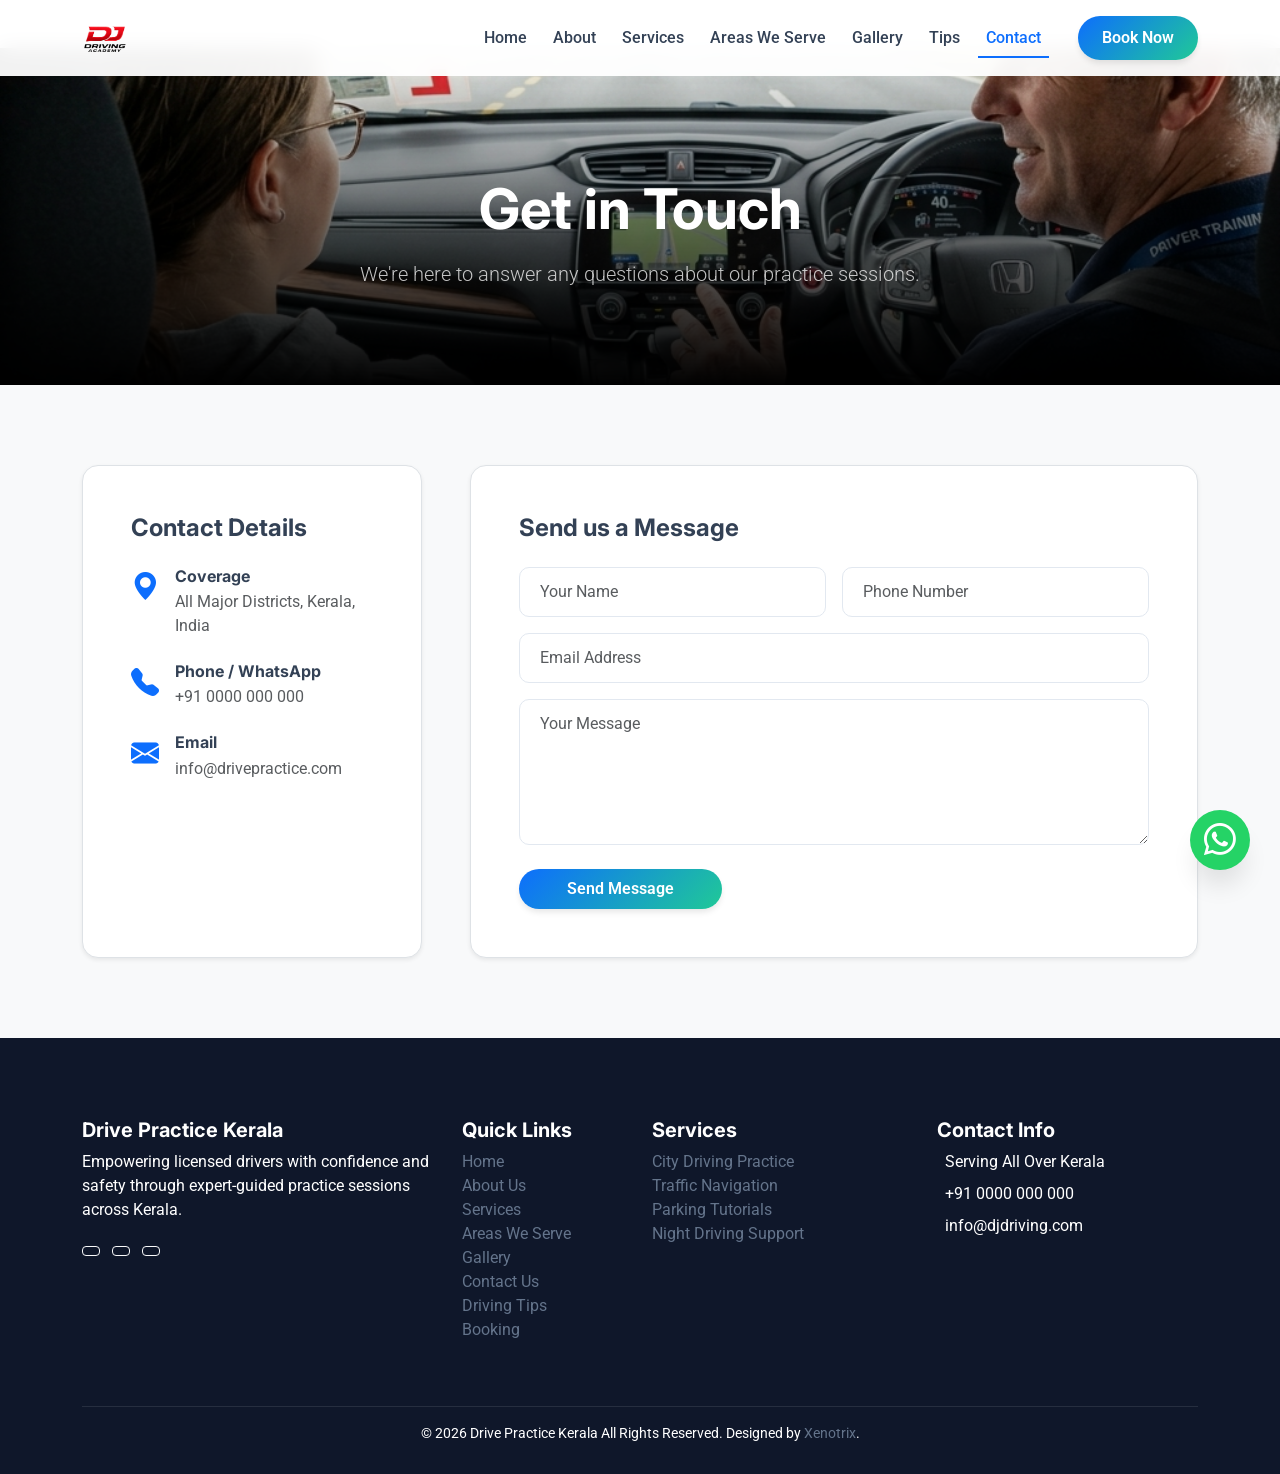
<file: contact.html>
<!DOCTYPE html>
<html lang="en">
<head>
    <meta charset="UTF-8">
    <meta name="viewport" content="width=device-width, initial-scale=1.0">
    <title>Contact Us | DrivePractice Kerala</title>
    <link href="https://fonts.googleapis.com/css2?family=Inter:wght@300;400;500;600;700;800&family=Roboto:wght@300;400;500;700&display=swap" rel="stylesheet">
    <link href="https://cdn.jsdelivr.net/npm/bootstrap@5.3.0/dist/css/bootstrap.min.css" rel="stylesheet">
    <link rel="stylesheet" href="https://cdn.jsdelivr.net/npm/bootstrap-icons@1.11.1/font/bootstrap-icons.css">
    <link rel="stylesheet" href="css/style.css">
</head>
<body>
    <nav class="navbar navbar-expand-lg fixed-top py-3">
        <div class="container">
            <a class="navbar-brand d-flex align-items-center" href="index.html">
                <img src="images/logo.png" alt="logo" style="width: 45px;">
                <span class="ms-2 fw-bold text-dark"></span>
            </a>
            <button class="navbar-toggler" type="button" data-bs-toggle="collapse" data-bs-target="#navbarNav">
                <span class="navbar-toggler-icon"></span>
            </button>
            <div class="collapse navbar-collapse" id="navbarNav">
                <ul class="navbar-nav ms-auto mb-2 mb-lg-0">
                    <li class="nav-item"><a class="nav-link" href="index.html">Home</a></li>
                    <li class="nav-item"><a class="nav-link" href="about.html">About</a></li>
                    <li class="nav-item"><a class="nav-link" href="services.html">Services</a></li>
                    <li class="nav-item"><a class="nav-link" href="areas.html">Areas We Serve</a></li>
                    <li class="nav-item"><a class="nav-link" href="gallery.html">Gallery</a></li>
                    <li class="nav-item"><a class="nav-link" href="blog.html">Tips</a></li>
                    <li class="nav-item"><a class="nav-link active" href="contact.html">Contact</a></li>
                </ul>
                <div class="d-flex ms-lg-4">
                    <a href="booking.html" class="btn btn-primary-custom px-4">Book Now</a>
                </div>
            </div>
        </div>
    </nav>

    <section class="section-padding bg-gradient-custom text-white mt-5 headbanner">
        <div class="container text-center pt-5 reveal">
            <h1 class="fw-bolder display-4 mb-3">Get in Touch</h1>
            <p class="lead opacity-75">We're here to answer any questions about our practice sessions.</p>
        </div>
    </section>

    <section class="section-padding bg-light">
        <div class="container">
            <div class="row g-5">
                <div class="col-lg-4 reveal">
                    <div class="bg-white p-5 rounded-4 shadow-sm h-100 border">
                        <h4 class="fw-bold mb-4">Contact Details</h4>
                        <div class="d-flex align-items-start mb-4">
                            <i class="bi bi-geo-alt-fill text-primary fs-3 me-3"></i>
                            <div>
                                <h6 class="fw-bold mb-1">Coverage</h6>
                                <p class="text-muted mb-0">All Major Districts, Kerala, India</p>
                            </div>
                        </div>
                        <div class="d-flex align-items-start mb-4">
                            <i class="bi bi-telephone-fill text-primary fs-3 me-3"></i>
                            <div>
                                <h6 class="fw-bold mb-1">Phone / WhatsApp</h6>
                                <p class="text-muted mb-0">+91 0000 000 000</p>
                            </div>
                        </div>
                        <div class="d-flex align-items-start mb-4">
                            <i class="bi bi-envelope-fill text-primary fs-3 me-3"></i>
                            <div>
                                <h6 class="fw-bold mb-1">Email</h6>
                                <p class="text-muted mb-0">info@drivepractice.com</p>
                            </div>
                        </div>
                    </div>
                </div>
                <div class="col-lg-8 reveal">
                    <div class="bg-white p-5 rounded-4 shadow-sm border">
                        <h4 class="fw-bold mb-4">Send us a Message</h4>
                        <form class="needs-validation" novalidate>
                            <div class="row g-3">
                                <div class="col-md-6">
                                    <input type="text" class="form-control" placeholder="Your Name" required>
                                </div>
                                <div class="col-md-6">
                                    <input type="tel" class="form-control" placeholder="Phone Number" required>
                                </div>
                                <div class="col-12">
                                    <input type="email" class="form-control" placeholder="Email Address">
                                </div>
                                <div class="col-12">
                                    <textarea class="form-control" rows="5" placeholder="Your Message" required></textarea>
                                </div>
                                <div class="col-12 mt-4">
                                    <button type="submit" class="btn btn-primary-custom px-5 py-2">Send Message</button>
                                </div>
                            </div>
                        </form>
                    </div>
                </div>
            </div>
        </div>
    </section>


    <!-- Footer -->
    <footer class="footer">
        <div class="container">
            <div class="row">
                <div class="col-lg-4 mb-4">
                    <h5>Drive Practice Kerala</h5>
                    <p>Empowering licensed drivers with confidence and safety through expert-guided practice sessions across Kerala.</p>
                    <div class="social-links mt-3">
                        <a href="#" class="btn btn-outline-light btn-sm me-2"><i class="fab fa-facebook-f"></i></a>
                        <a href="#" class="btn btn-outline-light btn-sm me-2"><i class="fab fa-instagram"></i></a>
                        <a href="#" class="btn btn-outline-light btn-sm"><i class="fab fa-whatsapp"></i></a>
                    </div>
                </div>
                <div class="col-lg-2 col-md-4 mb-4">
                    <h5>Quick Links</h5>
                    <ul class="list-unstyled footer-links">
                        <li><a href="index.html">Home</a></li>
                        <li><a href="about.html">About Us</a></li>
                        <li><a href="services.html">Services</a></li>
                        <li><a href="areas.html">Areas We Serve</a></li>
                        <li><a href="gallery.html">Gallery</a></li>
                        <li><a href="contact.html">Contact Us</a></li>
                        <li><a href="Blog.html">Driving Tips</a></li>
                        <li><a href="booking.html">Booking</a></li>
                    </ul>
                </div>
                <div class="col-lg-3 col-md-4 mb-4">
                    <h5>Services</h5>
                    <ul class="list-unstyled footer-links">
                        <li><a href="#">City Driving Practice</a></li>
                        <li><a href="#">Traffic Navigation</a></li>
                        <li><a href="#">Parking Tutorials</a></li>
                        <li><a href="#">Night Driving Support</a></li>
                    </ul>
                </div>
                <div class="col-lg-3 col-md-4 mb-4">
                    <h5>Contact Info</h5>
                    <ul class="list-unstyled">
                        <li class="mb-2"><i class="fas fa-map-marker-alt me-2 text-primary"></i> Serving All Over Kerala</li>
                        <li class="mb-2"><i class="fas fa-phone-alt me-2 text-primary"></i> +91 0000 000 000</li>
                        <li class="mb-2"><i class="fas fa-envelope me-2 text-primary"></i> info@djdriving.com</li>
                    </ul>
                </div>
            </div>
            <hr class="border-secondary mt-4">
            <div class="text-center small">
                © 2026 Drive Practice Kerala All Rights Reserved. Designed by <a href="https://xenotrix.in" target="_blank">Xenotrix</a>.
            </div>
        </div>
    </footer>

    <!-- Floating WhatsApp Button -->
    <a href="https://wa.me/910000000000" class="floating-wa" target="_blank" aria-label="Chat on WhatsApp">
        <i class="bi bi-whatsapp"></i>
    </a>
    <script src="https://cdn.jsdelivr.net/npm/bootstrap@5.3.0/dist/js/bootstrap.bundle.min.js"></script>
    <script src="js/main.js"></script>
</body>
</html>
</file>
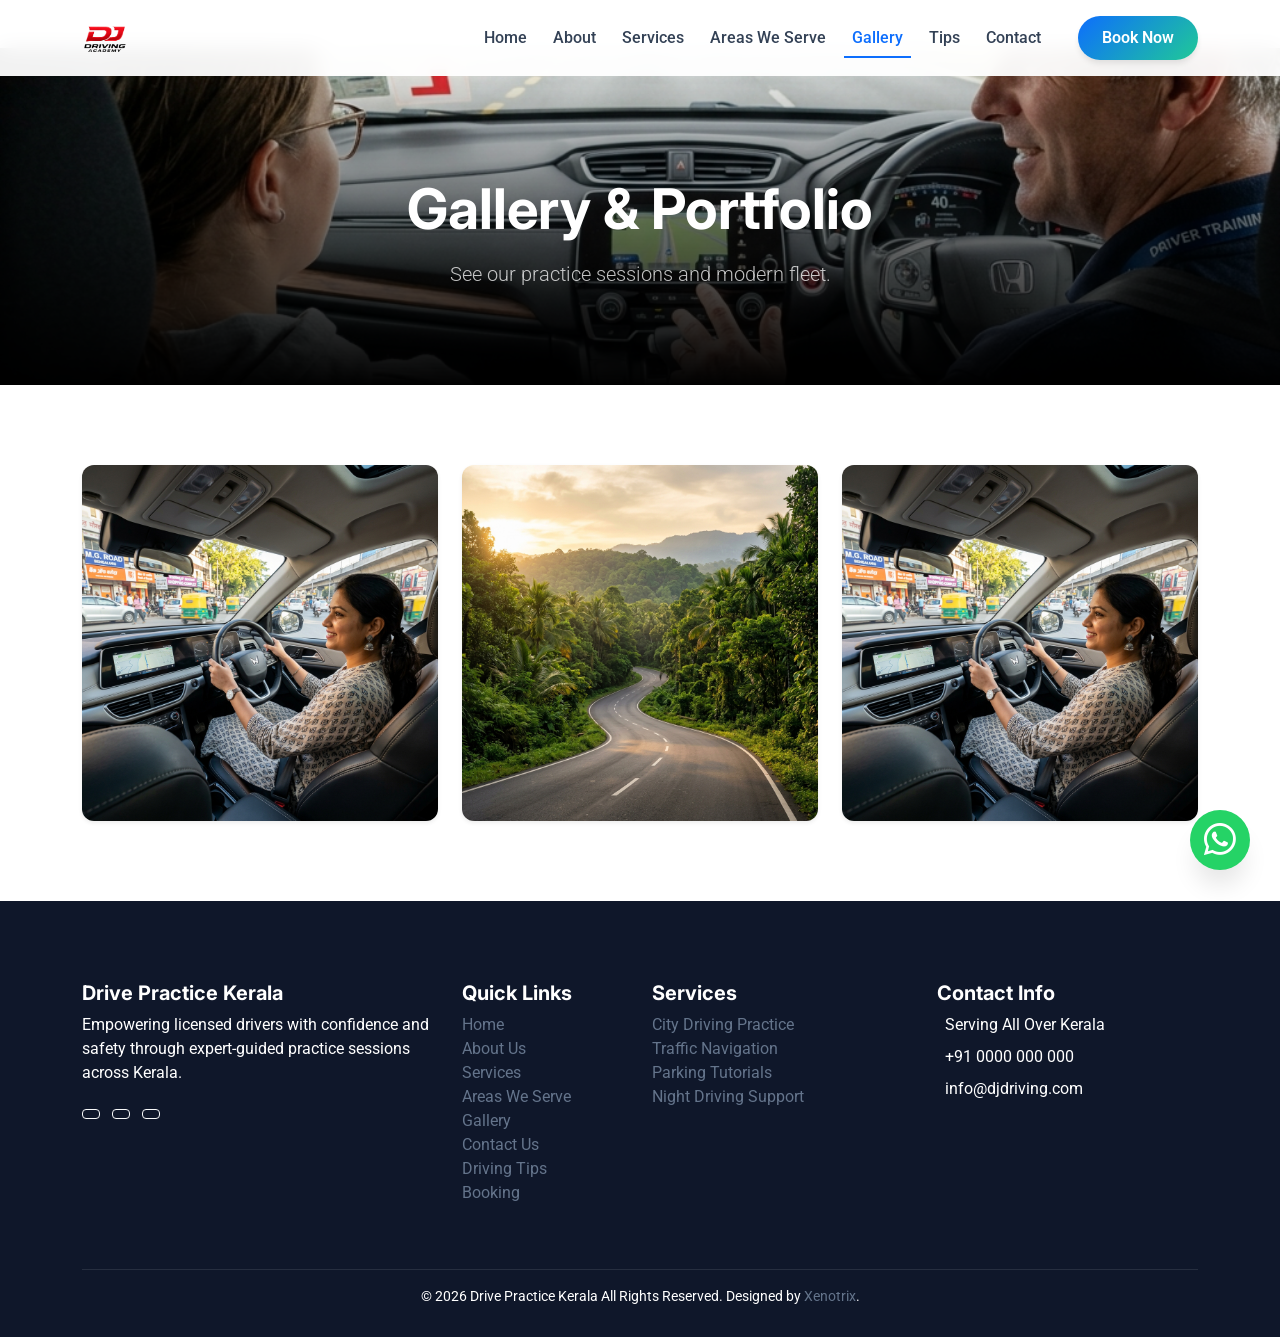
<file: gallery.html>
<!DOCTYPE html>
<html lang="en">
<head>
    <meta charset="UTF-8">
    <meta name="viewport" content="width=device-width, initial-scale=1.0">
    <title>Gallery | DrivePractice Kerala</title>
    <link href="https://fonts.googleapis.com/css2?family=Inter:wght@300;400;500;600;700;800&family=Roboto:wght@300;400;500;700&display=swap" rel="stylesheet">
    <link href="https://cdn.jsdelivr.net/npm/bootstrap@5.3.0/dist/css/bootstrap.min.css" rel="stylesheet">
    <link rel="stylesheet" href="https://cdn.jsdelivr.net/npm/bootstrap-icons@1.11.1/font/bootstrap-icons.css">
    <link rel="stylesheet" href="css/style.css">
    <style>
        .gallery-item {
            overflow: hidden;
            border-radius: 12px;
            cursor: pointer;
        }
        .gallery-item img {
            transition: var(--transition);
        }
        .gallery-item:hover img {
            transform: scale(1.05);
        }
        .gallery-overlay {
            position: absolute;
            bottom: -100%;
            left: 0;
            width: 100%;
            padding: 20px;
            background: linear-gradient(to top, rgba(0,0,0,0.8), transparent);
            color: white;
            transition: var(--transition);
        }
        .gallery-item:hover .gallery-overlay {
            bottom: 0;
        }
    </style>
</head>
<body>
    <nav class="navbar navbar-expand-lg fixed-top py-3">
        <div class="container">
            <a class="navbar-brand d-flex align-items-center" href="index.html">
                <img src="images/logo.png" alt="logo" style="width: 45px;">
                <span class="ms-2 fw-bold text-dark"></span>
            </a>
            <button class="navbar-toggler" type="button" data-bs-toggle="collapse" data-bs-target="#navbarNav">
                <span class="navbar-toggler-icon"></span>
            </button>
            <div class="collapse navbar-collapse" id="navbarNav">
                <ul class="navbar-nav ms-auto mb-2 mb-lg-0">
                    <li class="nav-item"><a class="nav-link" href="index.html">Home</a></li>
                    <li class="nav-item"><a class="nav-link" href="about.html">About</a></li>
                    <li class="nav-item"><a class="nav-link" href="services.html">Services</a></li>
                    <li class="nav-item"><a class="nav-link" href="areas.html">Areas We Serve</a></li>
                    <li class="nav-item"><a class="nav-link active" href="gallery.html">Gallery</a></li>
                    <li class="nav-item"><a class="nav-link" href="blog.html">Tips</a></li>
                    <li class="nav-item"><a class="nav-link" href="contact.html">Contact</a></li>
                </ul>
                <div class="d-flex ms-lg-4">
                    <a href="booking.html" class="btn btn-primary-custom px-4">Book Now</a>
                </div>
            </div>
        </div>
    </nav>

    <section class="section-padding bg-gradient-custom text-white mt-5 headbanner">
        <div class="container text-center pt-5 reveal">
            <h1 class="fw-bolder display-4 mb-3">Gallery & Portfolio</h1>
            <p class="lead opacity-75">See our practice sessions and modern fleet.</p>
        </div>
    </section>

    <section class="section-padding bg-white">
        <div class="container">
            <div class="row g-4">
                <div class="col-md-6 col-lg-4 reveal">
                    <div class="position-relative gallery-item shadow-sm">
                        <img src="images/practice-session.png" class="img-fluid w-100" alt="Session">
                        <div class="gallery-overlay">
                            <h5 class="mb-0">City Practice Session</h5>
                            <p class="small mb-0">Ernakulam</p>
                        </div>
                    </div>
                </div>
                <div class="col-md-6 col-lg-4 reveal">
                    <div class="position-relative gallery-item shadow-sm">
                        <img src="images/hero-bg.png" class="img-fluid w-100" alt="Roads">
                        <div class="gallery-overlay">
                            <h5 class="mb-0">Highway Confidence</h5>
                            <p class="small mb-0">Trivandrum</p>
                        </div>
                    </div>
                </div>
                <!-- Reusing placeholders to demonstrate structure -->
                <div class="col-md-6 col-lg-4 reveal">
                    <div class="position-relative gallery-item shadow-sm">
                        <img src="images/practice-session.png" class="img-fluid w-100" alt="Session">
                        <div class="gallery-overlay">
                            <h5 class="mb-0">Parking Mastery</h5>
                            <p class="small mb-0">Thrissur</p>
                        </div>
                    </div>
                </div>
            </div>
        </div>
    </section>


    <!-- Footer -->
    <footer class="footer">
        <div class="container">
            <div class="row">
                <div class="col-lg-4 mb-4">
                    <h5>Drive Practice Kerala</h5>
                    <p>Empowering licensed drivers with confidence and safety through expert-guided practice sessions across Kerala.</p>
                    <div class="social-links mt-3">
                        <a href="#" class="btn btn-outline-light btn-sm me-2"><i class="fab fa-facebook-f"></i></a>
                        <a href="#" class="btn btn-outline-light btn-sm me-2"><i class="fab fa-instagram"></i></a>
                        <a href="#" class="btn btn-outline-light btn-sm"><i class="fab fa-whatsapp"></i></a>
                    </div>
                </div>
                <div class="col-lg-2 col-md-4 mb-4">
                    <h5>Quick Links</h5>
                    <ul class="list-unstyled footer-links">
                        <li><a href="index.html">Home</a></li>
                        <li><a href="about.html">About Us</a></li>
                        <li><a href="services.html">Services</a></li>
                        <li><a href="areas.html">Areas We Serve</a></li>
                        <li><a href="gallery.html">Gallery</a></li>
                        <li><a href="contact.html">Contact Us</a></li>
                        <li><a href="Blog.html">Driving Tips</a></li>
                        <li><a href="booking.html">Booking</a></li>
                    </ul>
                </div>
                <div class="col-lg-3 col-md-4 mb-4">
                    <h5>Services</h5>
                    <ul class="list-unstyled footer-links">
                        <li><a href="#">City Driving Practice</a></li>
                        <li><a href="#">Traffic Navigation</a></li>
                        <li><a href="#">Parking Tutorials</a></li>
                        <li><a href="#">Night Driving Support</a></li>
                    </ul>
                </div>
                <div class="col-lg-3 col-md-4 mb-4">
                    <h5>Contact Info</h5>
                    <ul class="list-unstyled">
                        <li class="mb-2"><i class="fas fa-map-marker-alt me-2 text-primary"></i> Serving All Over Kerala</li>
                        <li class="mb-2"><i class="fas fa-phone-alt me-2 text-primary"></i> +91 0000 000 000</li>
                        <li class="mb-2"><i class="fas fa-envelope me-2 text-primary"></i> info@djdriving.com</li>
                    </ul>
                </div>
            </div>
            <hr class="border-secondary mt-4">
            <div class="text-center small">
                © 2026 Drive Practice Kerala All Rights Reserved. Designed by <a href="https://xenotrix.in" target="_blank">Xenotrix</a>.
            </div>
        </div>
    </footer>

    <!-- Floating WhatsApp Button -->
    <a href="https://wa.me/910000000000" class="floating-wa" target="_blank" aria-label="Chat on WhatsApp">
        <i class="bi bi-whatsapp"></i>
    </a>
    <script src="https://cdn.jsdelivr.net/npm/bootstrap@5.3.0/dist/js/bootstrap.bundle.min.js"></script>
    <script src="js/main.js"></script>
</body>
</html>
</file>
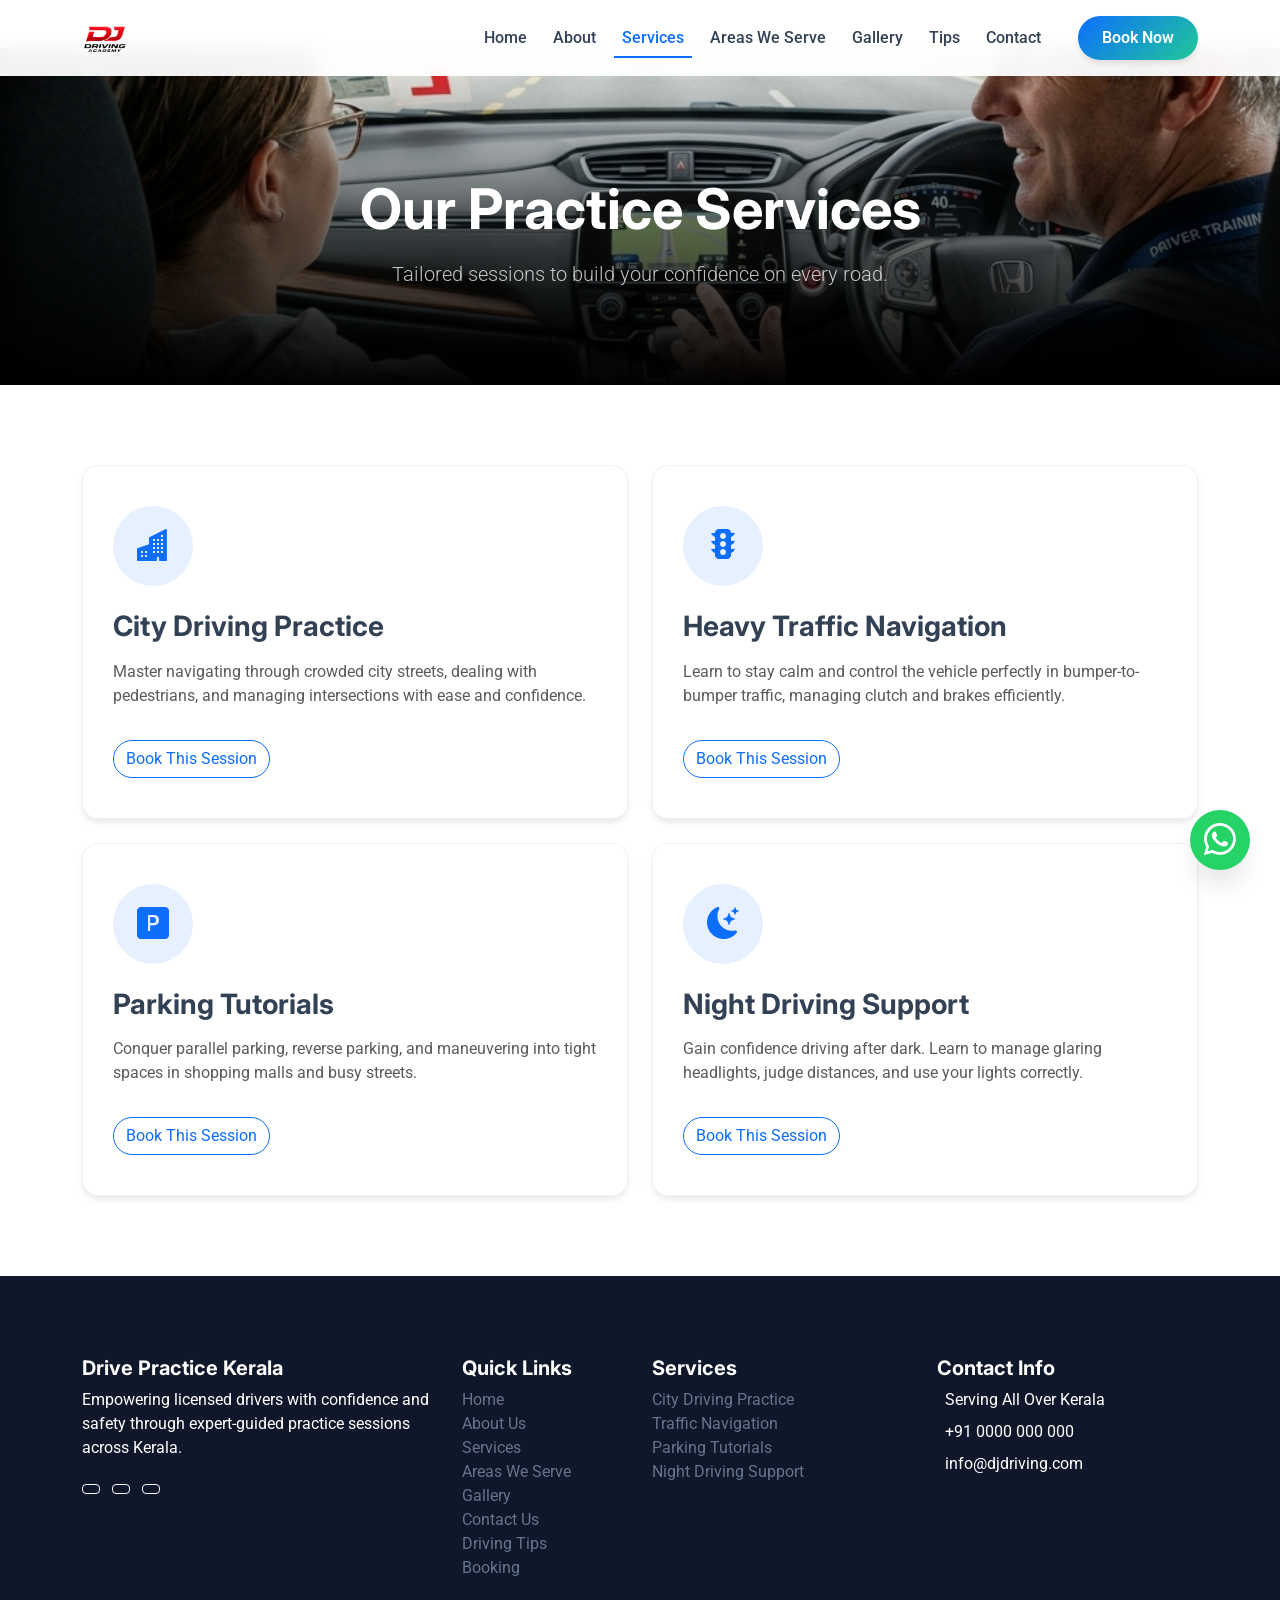
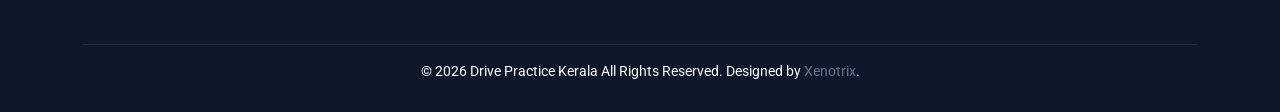
<file: services.html>
<!DOCTYPE html>
<html lang="en">
<head>
    <meta charset="UTF-8">
    <meta name="viewport" content="width=device-width, initial-scale=1.0">
    <title>Services | DrivePractice Kerala</title>
    
    <link rel="preconnect" href="https://fonts.googleapis.com">
    <link rel="preconnect" href="https://fonts.gstatic.com" crossorigin>
    <link href="https://fonts.googleapis.com/css2?family=Inter:wght@300;400;500;600;700;800&family=Roboto:wght@300;400;500;700&display=swap" rel="stylesheet">
    <link href="https://cdn.jsdelivr.net/npm/bootstrap@5.3.0/dist/css/bootstrap.min.css" rel="stylesheet">
    <link rel="stylesheet" href="https://cdn.jsdelivr.net/npm/bootstrap-icons@1.11.1/font/bootstrap-icons.css">
    <link rel="stylesheet" href="css/style.css">
</head>
<body>

    <!-- Navbar -->
    <nav class="navbar navbar-expand-lg fixed-top py-3">
        <div class="container">
            <a class="navbar-brand d-flex align-items-center" href="index.html">
                <img src="images/logo.png" alt="logo" style="width: 45px;">
                <span class="ms-2 fw-bold text-dark"></span>
            </a>
            <button class="navbar-toggler" type="button" data-bs-toggle="collapse" data-bs-target="#navbarNav">
                <span class="navbar-toggler-icon"></span>
            </button>
            <div class="collapse navbar-collapse" id="navbarNav">
                <ul class="navbar-nav ms-auto mb-2 mb-lg-0">
                    <li class="nav-item"><a class="nav-link" href="index.html">Home</a></li>
                    <li class="nav-item"><a class="nav-link" href="about.html">About</a></li>
                    <li class="nav-item"><a class="nav-link active" href="services.html">Services</a></li>
                    <li class="nav-item"><a class="nav-link" href="areas.html">Areas We Serve</a></li>
                    <li class="nav-item"><a class="nav-link" href="gallery.html">Gallery</a></li>
                    <li class="nav-item"><a class="nav-link" href="blog.html">Tips</a></li>
                    <li class="nav-item"><a class="nav-link" href="contact.html">Contact</a></li>
                </ul>
                <div class="d-flex ms-lg-4">
                    <a href="booking.html" class="btn btn-primary-custom px-4">Book Now</a>
                </div>
            </div>
        </div>
    </nav>

    <!-- Page Header -->
    <section class="section-padding bg-gradient-custom text-white mt-5 headbanner">
        <div class="container text-center pt-5 reveal">
            <h1 class="fw-bolder display-4 mb-3">Our Practice Services</h1>
            <p class="lead opacity-75">Tailored sessions to build your confidence on every road.</p>
        </div>
    </section>

    <!-- Services Section -->
    <section class="section-padding bg-white">
        <div class="container">
            <div class="row g-4">
                <div class="col-md-6 reveal">
                    <div class="service-card text-start">
                        <div class="icon-wrapper ms-0 mb-4">
                            <i class="bi bi-buildings-fill"></i>
                        </div>
                        <h3 class="fw-bold mb-3">City Driving Practice</h3>
                        <p class="text-muted">Master navigating through crowded city streets, dealing with pedestrians, and managing intersections with ease and confidence.</p>
                        <a href="booking.html" class="btn btn-outline-primary mt-3 rounded-pill">Book This Session</a>
                    </div>
                </div>
                <div class="col-md-6 reveal">
                    <div class="service-card text-start">
                        <div class="icon-wrapper ms-0 mb-4">
                            <i class="bi bi-stoplights-fill"></i>
                        </div>
                        <h3 class="fw-bold mb-3">Heavy Traffic Navigation</h3>
                        <p class="text-muted">Learn to stay calm and control the vehicle perfectly in bumper-to-bumper traffic, managing clutch and brakes efficiently.</p>
                        <a href="booking.html" class="btn btn-outline-primary mt-3 rounded-pill">Book This Session</a>
                    </div>
                </div>
                <div class="col-md-6 reveal">
                    <div class="service-card text-start">
                        <div class="icon-wrapper ms-0 mb-4">
                            <i class="bi bi-p-square-fill"></i>
                        </div>
                        <h3 class="fw-bold mb-3">Parking Tutorials</h3>
                        <p class="text-muted">Conquer parallel parking, reverse parking, and maneuvering into tight spaces in shopping malls and busy streets.</p>
                        <a href="booking.html" class="btn btn-outline-primary mt-3 rounded-pill">Book This Session</a>
                    </div>
                </div>
                <div class="col-md-6 reveal">
                    <div class="service-card text-start">
                        <div class="icon-wrapper ms-0 mb-4">
                            <i class="bi bi-moon-stars-fill"></i>
                        </div>
                        <h3 class="fw-bold mb-3">Night Driving Support</h3>
                        <p class="text-muted">Gain confidence driving after dark. Learn to manage glaring headlights, judge distances, and use your lights correctly.</p>
                        <a href="booking.html" class="btn btn-outline-primary mt-3 rounded-pill">Book This Session</a>
                    </div>
                </div>
            </div>
        </div>
    </section>

    <!-- Footer -->
    <footer class="footer">
        <div class="container">
            <div class="row">
                <div class="col-lg-4 mb-4">
                    <h5>Drive Practice Kerala</h5>
                    <p>Empowering licensed drivers with confidence and safety through expert-guided practice sessions across Kerala.</p>
                    <div class="social-links mt-3">
                        <a href="#" class="btn btn-outline-light btn-sm me-2"><i class="fab fa-facebook-f"></i></a>
                        <a href="#" class="btn btn-outline-light btn-sm me-2"><i class="fab fa-instagram"></i></a>
                        <a href="#" class="btn btn-outline-light btn-sm"><i class="fab fa-whatsapp"></i></a>
                    </div>
                </div>
                <div class="col-lg-2 col-md-4 mb-4">
                    <h5>Quick Links</h5>
                    <ul class="list-unstyled footer-links">
                        <li><a href="index.html">Home</a></li>
                        <li><a href="about.html">About Us</a></li>
                        <li><a href="services.html">Services</a></li>
                        <li><a href="areas.html">Areas We Serve</a></li>
                        <li><a href="gallery.html">Gallery</a></li>
                        <li><a href="contact.html">Contact Us</a></li>
                        <li><a href="Blog.html">Driving Tips</a></li>
                        <li><a href="booking.html">Booking</a></li>
                    </ul>
                </div>
                <div class="col-lg-3 col-md-4 mb-4">
                    <h5>Services</h5>
                    <ul class="list-unstyled footer-links">
                        <li><a href="#">City Driving Practice</a></li>
                        <li><a href="#">Traffic Navigation</a></li>
                        <li><a href="#">Parking Tutorials</a></li>
                        <li><a href="#">Night Driving Support</a></li>
                    </ul>
                </div>
                <div class="col-lg-3 col-md-4 mb-4">
                    <h5>Contact Info</h5>
                    <ul class="list-unstyled">
                        <li class="mb-2"><i class="fas fa-map-marker-alt me-2 text-primary"></i> Serving All Over Kerala</li>
                        <li class="mb-2"><i class="fas fa-phone-alt me-2 text-primary"></i> +91 0000 000 000</li>
                        <li class="mb-2"><i class="fas fa-envelope me-2 text-primary"></i> info@djdriving.com</li>
                    </ul>
                </div>
            </div>
            <hr class="border-secondary mt-4">
            <div class="text-center small">
                © 2026 Drive Practice Kerala All Rights Reserved. Designed by <a href="https://xenotrix.in" target="_blank">Xenotrix</a>.
            </div>
        </div>
    </footer>

    <!-- Floating WhatsApp Button -->
    <a href="https://wa.me/910000000000" class="floating-wa" target="_blank" aria-label="Chat on WhatsApp">
        <i class="bi bi-whatsapp"></i>
    </a>
    <script src="https://cdn.jsdelivr.net/npm/bootstrap@5.3.0/dist/js/bootstrap.bundle.min.js"></script>
    <script src="js/main.js"></script>
</body>
</html>
</file>
<file: css/style.css>
/* Global Variables & Tokens */
:root {
  --primary-color: #0d6efd;
  --primary-dark: #004fc5;
  --secondary-color: #20c997;
  --dark-bg: #0f172a;
  --light-bg: #f8fafc;
  --text-main: #334155;
  --text-muted: #64748b;
  --font-heading: 'Inter', sans-serif;
  --font-body: 'Roboto', sans-serif;
  --gradient-primary: linear-gradient(135deg, #0d6efd 0%, #20c997 100%);
  --shadow-sm: 0 4px 6px -1px rgba(0, 0, 0, 0.1);
  --shadow-md: 0 10px 15px -3px rgba(0, 0, 0, 0.1);
  --shadow-lg: 0 20px 25px -5px rgba(0, 0, 0, 0.1);
  --transition: all 0.3s ease;
}

body {
  font-family: var(--font-body);
  color: var(--text-main);
  background-color: var(--light-bg);
  overflow-x: hidden;
}

h1, h2, h3, h4, h5, h6 {
  font-family: var(--font-heading);
  font-weight: 700;
}

/* Utilities */
.text-gradient {
  background: var(--gradient-primary);
  -webkit-background-clip: text;
  -webkit-text-fill-color: transparent;
}

.bg-gradient-custom {
  background: var(--gradient-primary);
  color: white;
}

.section-padding {
  padding: 80px 0;
}

/* Navbar */
.navbar {
  transition: var(--transition);
  background-color: rgba(255, 255, 255, 0.95);
  backdrop-filter: blur(10px);
  box-shadow: var(--shadow-sm);
}

.navbar-brand {
  font-family: var(--font-heading);
  font-weight: 800;
  font-size: 1.5rem;
  color: var(--primary-color) !important;
}

.nav-link {
  font-weight: 500;
  color: var(--text-main) !important;
  margin: 0 5px;
  position: relative;
}

.nav-link:hover, .nav-link.active {
  color: var(--primary-color) !important;
}

.nav-link::after {
  content: '';
  position: absolute;
  bottom: 0;
  left: 0;
  width: 0;
  height: 2px;
  background: var(--primary-color);
  transition: var(--transition);
}

.nav-link:hover::after, .nav-link.active::after {
  width: 100%;
}

.btn-primary-custom {
  background: var(--gradient-primary);
  border: none;
  color: white;
  padding: 10px 24px;
  border-radius: 50px;
  font-weight: 600;
  transition: var(--transition);
  box-shadow: var(--shadow-sm);
}

.btn-primary-custom:hover {
  transform: translateY(-2px);
  box-shadow: var(--shadow-md);
  color: white;
}

.headbanner {
    background: linear-gradient(rgba(0, 5, 12, 0), rgba(0, 0, 0, 0.993)), url('../images/practice.png');
    background-size: cover;
    background-position: center;
}

/* Hero Section */
.hero {
  position: relative;
  height: 90vh;
  min-height: 600px;
  display: flex;
  align-items: center;
  background: url('../images/hero-bg.png') no-repeat center center/cover;
}

.hero::before {
  content: '';
  position: absolute;
  top: 0;
  left: 0;
  width: 100%;
  height: 100%;
  background: linear-gradient(to right, rgba(15, 23, 42, 0.9), rgba(15, 23, 42, 0.4));
}

.hero-content {
  position: relative;
  z-index: 1;
  color: white;
}

.hero-title {
  font-size: 3.5rem;
  line-height: 1.2;
  margin-bottom: 20px;
}

.hero-subtitle {
  font-size: 1.25rem;
  font-weight: 300;
  margin-bottom: 30px;
  opacity: 0.9;
}

/* Cards & Services */
.service-card {
  background: white;
  border-radius: 16px;
  padding: 40px 30px;
  box-shadow: var(--shadow-sm);
  transition: var(--transition);
  height: 100%;
  border: 1px solid rgba(0,0,0,0.05);
  text-align: center;
}

.service-card:hover {
  transform: translateY(-10px);
  box-shadow: var(--shadow-lg);
  border-color: var(--primary-color);
}

.icon-wrapper {
  width: 80px;
  height: 80px;
  background: rgba(13, 110, 253, 0.1);
  color: var(--primary-color);
  border-radius: 50%;
  display: flex;
  align-items: center;
  justify-content: center;
  font-size: 2rem;
  margin: 0 auto 20px;
  transition: var(--transition);
}

.service-card:hover .icon-wrapper {
  background: var(--gradient-primary);
  color: rgb(255, 255, 255);
}

.glass-card {
    background: rgba(255, 255, 255, 0.15); /* transparent */
    backdrop-filter: blur(12px);
    -webkit-backdrop-filter: blur(12px);
    border-radius: 16px;
    border: 1px solid rgba(255, 255, 255, 0.2);
    color: #fff; /* optional if bg is dark */
}
/* How it Works */
.step-card {
  text-align: center;
  padding: 20px;
}

.step-number {
  width: 60px;
  height: 60px;
  background: var(--gradient-primary);
  color: rgb(255, 255, 255);
  border-radius: 50%;
  display: flex;
  align-items: center;
  justify-content: center;
  font-size: 1.5rem;
  font-weight: 800;
  margin: 0 auto 20px;
  box-shadow: var(--shadow-md);
}

.booking-section {
    min-height: 100vh;
    display: flex;
    align-items: center;
}

.booking-bg-video {
    position: absolute;
    top: 50%;
    left: 50%;
    width: 100%;
    height: 100%;
    object-fit: cover;
    transform: translate(-50%, -50%);
    z-index: 0;
}

.booking-overlay {
    position: absolute;
    inset: 0;
    background: rgba(0, 0, 0, 0.45);
    z-index: 0;
}

.booking-section .container {
    position: relative;
    z-index: 1;
}

/* Quick Form */
.quick-form-card {
  background: white;
  border-radius: 20px;
  padding: 40px;
  box-shadow: var(--shadow-lg);
}

.form-control, .form-select {
  padding: 12px 20px;
  border-radius: 10px;
  border: 1px solid #e2e8f0;
}

.form-control:focus, .form-select:focus {
  border-color: var(--primary-color);
  box-shadow: 0 0 0 0.25rem rgba(13, 110, 253, 0.25);
}

/* Footer */
.footer {
  background: var(--dark-bg);
  color: white;
  padding: 80px 0 30px;
}

.footer a {
  color: var(--text-muted);
  text-decoration: none;
  transition: var(--transition);
}

.footer a:hover {
  color: white;
}

/* Floating WhatsApp */
.floating-wa {
  position: fixed;
  bottom: 30px;
  right: 30px;
  background: #25d366;
  color: white;
  width: 60px;
  height: 60px;
  border-radius: 50%;
  display: flex;
  align-items: center;
  justify-content: center;
  font-size: 2rem;
  box-shadow: var(--shadow-lg);
  z-index: 1000;
  transition: var(--transition);
}

.floating-wa:hover {
  transform: scale(1.1);
  color: white;
}

/* Animations */
.reveal {
  opacity: 0;
  transform: translateY(30px);
  transition: all 0.8s ease;
}

.reveal.active {
  opacity: 1;
  transform: translateY(0);
}

@media (max-width: 768px) {
  .hero-title {
    font-size: 2.5rem;
  }
}
</file>
